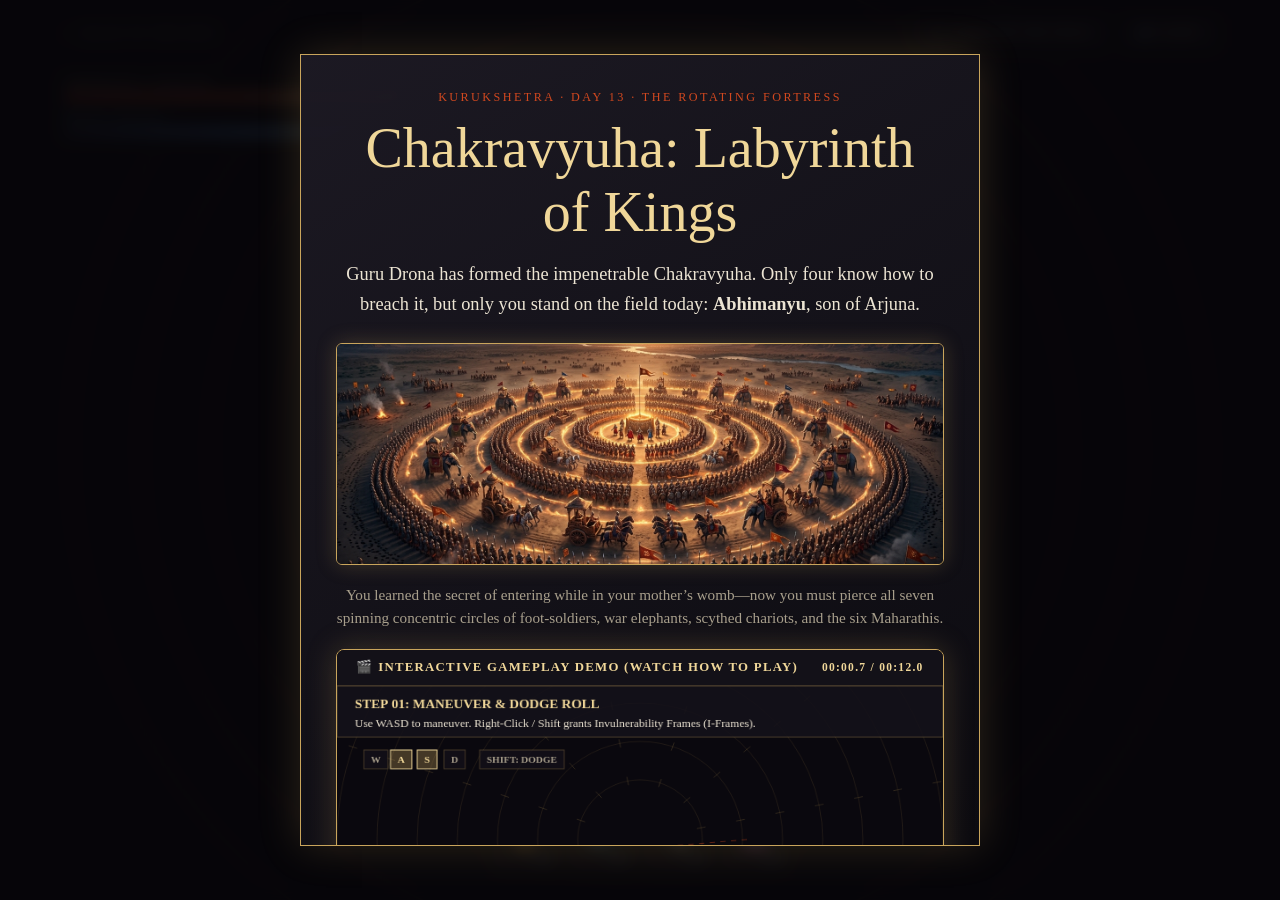
<file: chakravyuha.html>
<!DOCTYPE html>
<html lang="en">
<head>
  <meta charset="UTF-8" />
  <meta name="viewport" content="width=device-width, initial-scale=1.0, maximum-scale=1.0, user-scalable=no" />
  <meta name="theme-color" content="#07060a" />
  <meta name="description" content="Chakravyuha: The Labyrinth of Kings — Fast-paced roguelite action game. Play as Abhimanyu and penetrate the 7 rotating death-rings." />
  <title>Chakravyuha: The Labyrinth of Kings — Mahabharat 2.0</title>
  <link rel="preconnect" href="https://fonts.googleapis.com" />
  <link rel="preconnect" href="https://fonts.gstatic.com" crossorigin />
  <link rel="icon" type="image/x-icon" href="favicon.ico" />
  <link rel="icon" type="image/svg+xml" href="assets/svg/chakra.svg" />
  <link rel="stylesheet" href="css/reset.css" />
  <link rel="stylesheet" href="css/variables.css" />
  <link rel="stylesheet" href="css/chakravyuha.css" />
</head>
<body class="chakravyuha-page">

  <!-- ================= TOP NAVIGATION ================= -->
  <nav class="chakravyuha-nav">
    <a class="nav-link" href="index.html">← Back to the Epic</a>
    <div class="nav-controls">
      <a class="nav-btn" href="game.html">♟️ Command the Field</a>
      <button class="nav-btn" id="audio-toggle-btn" type="button">🔊 Audio</button>
    </div>
  </nav>

  <!-- ================= GAME CANVAS ================= -->
  <canvas id="chakravyuha-canvas"></canvas>

  <!-- ================= IN-GAME HUD ================= -->
  <div class="chakravyuha-hud" id="game-hud">
    <!-- Topline: HP, Prana, Ring Status -->
    <div class="hud-topline">
      <div class="hud-bars">
        <div class="hud-bar-group">
          <div class="hud-bar-label hud-bar-label--hp">
            <span>Abhimanyu Vitality</span>
            <span id="hud-hp-text">100 / 100</span>
          </div>
          <div class="hud-bar-track">
            <div class="hud-bar-fill hud-bar-fill--hp" id="hud-hp-bar"></div>
          </div>
        </div>

        <div class="hud-bar-group">
          <div class="hud-bar-label hud-bar-label--prana">
            <span>Prana (Focus)</span>
            <span id="hud-prana-text">100 / 100</span>
          </div>
          <div class="hud-bar-track">
            <div class="hud-bar-fill hud-bar-fill--prana" id="hud-prana-bar"></div>
          </div>
        </div>
      </div>

      <div class="hud-ring-center">
        <p class="hud-ring-label" id="hud-ring-label">TIER 1 OF 7</p>
        <h2 class="hud-ring-name" id="hud-ring-name">Padmavyuha Periphery</h2>
      </div>
    </div>

    <!-- Bottom: Astra Action Tray -->
    <div class="hud-astras">
      <div class="astra-slot" id="astra-slot-agneya" title="Agneyastra (Key 1): Sacred Flame Wave">
        <span class="astra-key">1</span>
        <span class="astra-icon">🔥</span>
        <span class="astra-cost">35 P</span>
        <div class="astra-cd-overlay"></div>
      </div>

      <div class="astra-slot" id="astra-slot-varuna" title="Varunastra (Key 2): Tidal Knockback Wave">
        <span class="astra-key">2</span>
        <span class="astra-icon">🌊</span>
        <span class="astra-cost">40 P</span>
        <div class="astra-cd-overlay"></div>
      </div>

      <div class="astra-slot" id="astra-slot-vayu" title="Vayuastra (Key 3): Cyclone Vortex">
        <span class="astra-key">3</span>
        <span class="astra-icon">🌪️</span>
        <span class="astra-cost">30 P</span>
        <div class="astra-cd-overlay"></div>
      </div>

      <div class="astra-slot" id="astra-slot-wheel" title="Chariot Wheel Fury (Key 4 / Space): Invulnerable 360° Sweep">
        <span class="astra-key">4 / SPC</span>
        <span class="astra-icon">☸️</span>
        <span class="astra-cost">60 P</span>
        <div class="astra-cd-overlay"></div>
      </div>
    </div>
  </div>

  <!-- ================= MOBILE VIRTUAL CONTROLS ================= -->
  <div class="mobile-controls">
    <div class="touch-stick" id="touch-stick">
      <div class="touch-stick-nub"></div>
    </div>
    <div class="touch-actions">
      <button class="touch-btn" id="touch-dash" type="button" title="Dodge">💨</button>
      <button class="touch-btn" id="touch-fire" type="button" title="Fire Bow">🏹</button>
      <button class="touch-btn" id="touch-wheel" type="button" title="Wheel Smash">☸️</button>
    </div>
  </div>

  <!-- ================= INTRO MODAL ================= -->
  <div class="modal-overlay is-active" id="game-intro-modal">
    <div class="modal-card">
      <p class="modal-eyebrow">Kurukshetra · Day 13 · The Rotating Fortress</p>
      <h1 class="modal-title">Chakravyuha: Labyrinth of Kings</h1>
      <p class="modal-lead">
        Guru Drona has formed the impenetrable Chakravyuha. Only four know how to breach it, but only you stand on the field today: <strong>Abhimanyu</strong>, son of Arjuna.
      </p>
      <div style="margin: 0.8rem 0 1.2rem; border-radius: 6px; overflow: hidden; border: 1px solid var(--gold); box-shadow: 0 0 20px rgba(201, 165, 92, 0.25);">
        <img src="assets/img/chakravyuha_formation.jpg" alt="The 7 concentric rotating tiers of the Chakravyuha military formation" style="width: 100%; height: auto; display: block; max-height: 220px; object-fit: cover;" />
      </div>
      <p style="color: var(--parchment-dim); font-size: 0.95rem; line-height: 1.5; margin-bottom: 1rem;">
        You learned the secret of entering while in your mother’s womb—now you must pierce all seven spinning concentric circles of foot-soldiers, war elephants, scythed chariots, and the six Maharathis.
      </p>

      <!-- Interactive 60fps Gameplay Demo Player (100% Browser Compatible) -->
      <div class="demo-video-wrapper">
        <div class="demo-video-header">
          <span>🎬 Interactive Gameplay Demo (Watch How to Play)</span>
          <span id="demo-time-label" style="font-size: 0.72rem; color: var(--gold-bright);">00:00.0 / 00:12.0</span>
        </div>

        <div class="demo-canvas-container">
          <canvas id="demo-player-canvas" width="680" height="340"></canvas>
        </div>

        <div class="demo-controls-bar">
          <button type="button" id="demo-play-btn" class="demo-ctrl-btn">⏸ Pause</button>
          <div class="demo-progress-track" id="demo-progress-track" title="Click anywhere to jump in the demo">
            <div class="demo-progress-fill" id="demo-progress-fill"></div>
          </div>
        </div>

        <div class="demo-step-tabs">
          <button type="button" class="demo-step-tab is-active" data-time="0">01. Movement</button>
          <button type="button" class="demo-step-tab" data-time="3.0">02. Archery</button>
          <button type="button" class="demo-step-tab" data-time="6.0">03. Astras</button>
          <button type="button" class="demo-step-tab" data-time="9.0">04. Wheel Fury</button>
        </div>
      </div>

      <!-- Rules of the Vyuha (2x2 Grid — 2 Per Line) -->
      <div class="controls-grid">
        <div class="control-item">
          <span class="control-num">01</span>
          <h3 class="control-key">🕹️ MANEUVER & EVASION</h3>
          <p class="control-desc">Use <strong>WASD / Arrow Keys</strong> to move. Press <strong>Right-Click or Shift</strong> for a swift Dodge Roll with invulnerability frames.</p>
        </div>

        <div class="control-item">
          <span class="control-num">02</span>
          <h3 class="control-key">🏹 PRECISION ARCHERY</h3>
          <p class="control-desc">Aim with <strong>Mouse Cursor</strong> and hold <strong>Left-Click</strong> to fire Gandiva's golden piercing arrows into approaching enemy ranks.</p>
        </div>

        <div class="control-item">
          <span class="control-num">03</span>
          <h3 class="control-key">🌪️ CELESTIAL ASTRAS</h3>
          <p class="control-desc">Channel Prana: press <strong>1 for Agneyastra 🔥</strong> (flame wave), <strong>2 for Varunastra 🌊</strong> (tidal blast), or <strong>3 for Vayuastra 🌪️</strong> (vortex pull).</p>
        </div>

        <div class="control-item">
          <span class="control-num">04</span>
          <h3 class="control-key">☸️ CHARIOT WHEEL FURY</h3>
          <p class="control-desc">Press <strong>4 or Spacebar</strong> to wield the shattered chariot wheel. Gain temporary invincibility and unleash a crushing 360° sweep!</p>
        </div>
      </div>

      <button class="modal-cta-btn" id="start-game-btn" type="button">
        ⚔️ Enter the Chakravyuha
      </button>
    </div>
  </div>

  <!-- ================= VEERA SWARGA (ASTRAL REALM) UPGRADE MODAL ================= -->
  <div class="modal-overlay" id="veera-swarga-modal">
    <div class="modal-card">
      <p class="modal-eyebrow">Veera Swarga · Warrior's Astral Realm</p>
      <h1 class="modal-title">The Soul Awakens</h1>
      <p class="modal-lead">
        The body has fallen, but your deeds echo across eternity. Meditate upon your memories, channel divine blessings, and prepare to pierce the formation again.
      </p>

      <div style="margin: 0.8rem 0 1rem; border-radius: 6px; overflow: hidden; border: 1px solid var(--gold); box-shadow: 0 0 20px rgba(209, 72, 31, 0.25);">
        <img src="assets/img/abhimanyu_stand.jpg" alt="Abhimanyu fighting fiercely inside the Chakravyuha with bow and chariot wheel" style="width: 100%; height: auto; display: block; max-height: 180px; object-fit: cover;" />
      </div>
      <div style="margin: 0.8rem 0; padding: 0.75rem; background: rgba(201, 165, 92, 0.1); border: 1px solid var(--gold); border-radius: 4px; display: inline-flex; align-items: center; gap: 0.6rem;">
        <span style="font-size: 1.2rem;">🔥</span>
        <span style="font-family: var(--font-display); font-size: 0.85rem; color: var(--gold-bright);">
          Karmic Embers (Punya): <strong id="punya-balance" style="font-size: 1.1rem; color: #f0d799;">0</strong>
        </span>
      </div>

      <div class="upgrade-list" id="upgrade-list">
        <!-- Rendered dynamically by main.js -->
      </div>

      <button class="modal-cta-btn" id="reincarnate-btn" type="button">
        ⚡ Reincarnate & Breach Again
      </button>
    </div>
  </div>

  <!-- ================= VICTORY MODAL ================= -->
  <div class="modal-overlay" id="victory-modal">
    <div class="modal-card">
      <p class="modal-eyebrow">Dharma Prevails · The Myth Rewritten</p>
      <h1 class="modal-title">The Unbreakable Broken</h1>
      <p class="modal-lead">
        Against impossible odds, you have penetrated all seven spinning tiers of Guru Drona’s Chakravyuha and withstood the coordinated assault of the six Maharathis.
      </p>
      <p style="color: var(--gold-bright); font-size: 1.1rem; line-height: 1.5; margin: 1.5rem 0;">
        You have defied fate, preserved your honor, and secured an immortal legend in the annals of Kurukshetra.
      </p>
      <button class="modal-cta-btn" id="victory-restart-btn" type="button">
        👑 Play Again
      </button>
    </div>
  </div>

  <!-- Game Scripts -->
  <script type="module" src="js/chakravyuha/main.js"></script>
</body>
</html>
</file>
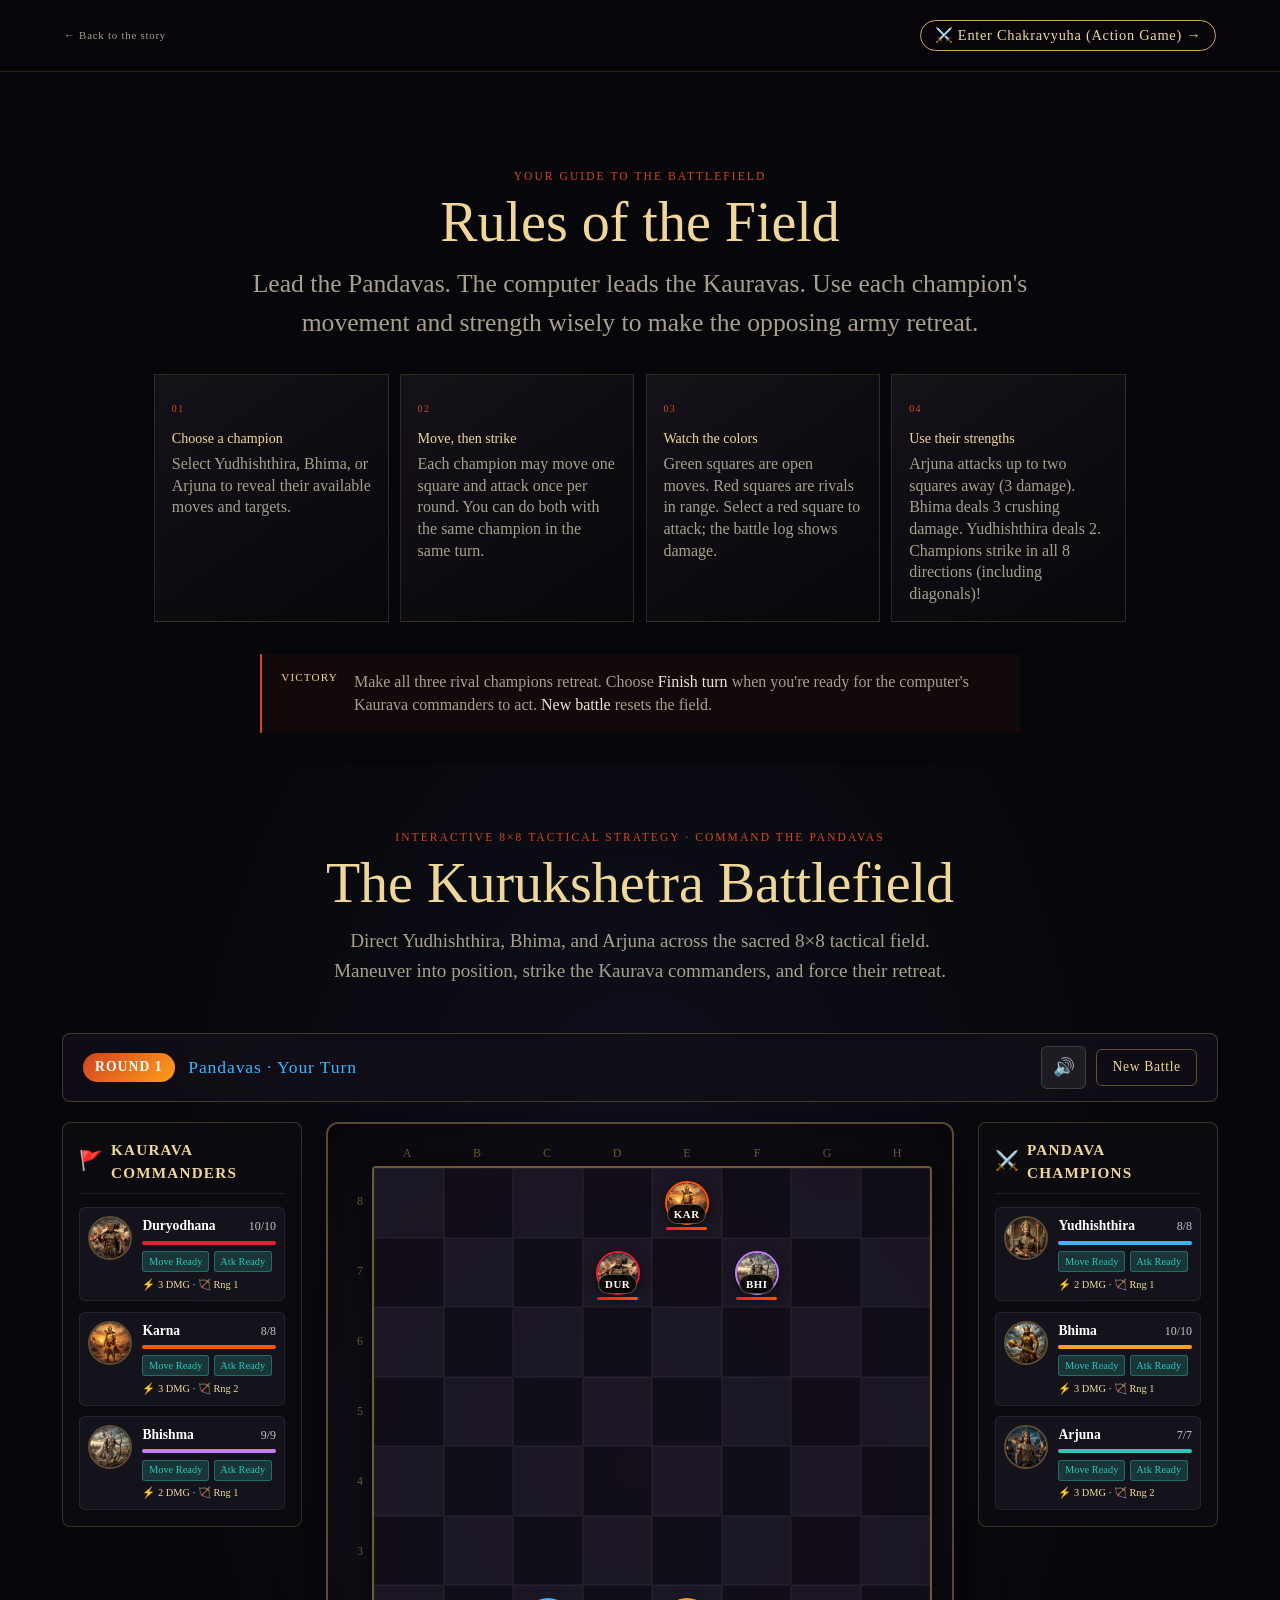
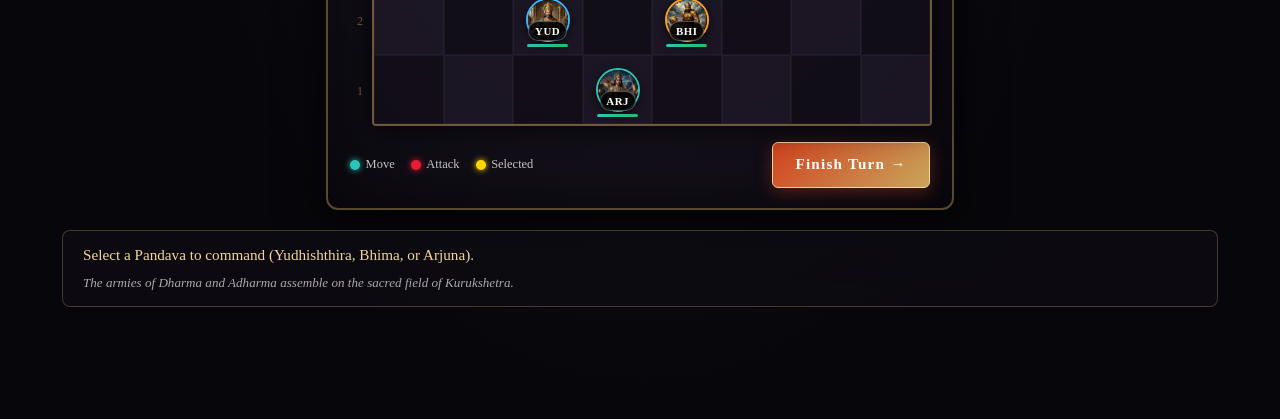
<file: game.html>
<!DOCTYPE html>
<html lang="en">
<head>
  <meta charset="UTF-8" />
  <meta name="viewport" content="width=device-width, initial-scale=1.0" />
  <meta name="theme-color" content="#090807" />
  <meta name="description" content="Learn the rules and play Command the Field, a Pandavas versus Kauravas strategy game." />
  <title>Command the Field — Mahabharat 2.0</title>
  <link rel="preconnect" href="https://fonts.googleapis.com" />
  <link rel="preconnect" href="https://fonts.gstatic.com" crossorigin />
  <link rel="icon" type="image/x-icon" href="favicon.ico" />
  <link rel="icon" type="image/svg+xml" href="assets/svg/chakra.svg" />
  <link rel="stylesheet" href="css/reset.css" />
  <link rel="stylesheet" href="css/variables.css" />
  <link rel="stylesheet" href="css/main.css" />
  <link rel="stylesheet" href="css/animations.css" />
  <link rel="stylesheet" href="css/responsive.css" />
  <link rel="stylesheet" href="css/battlefield.css" />
</head>
<body class="game-page">
  <header class="game-page__header">
    <a class="game-page__back" href="index.html">← Back to the story</a>
    <a class="game-page__brand" href="chakravyuha.html" style="color: var(--gold-bright); text-decoration: none; border: 1px solid var(--gold); padding: 0.35rem 0.85rem; border-radius: 999px; font-size: 0.9rem; letter-spacing: 0.05em; transition: all 0.2s ease;">⚔️ Enter Chakravyuha (Action Game) →</a>
  </header>

  <main class="game-page__main">
    <section class="game-rules" aria-labelledby="rules-title">
      <p class="arena__eyebrow">Your guide to the battlefield</p>
      <h1 class="arena__heading" id="rules-title">Rules of the Field</h1>
      <p class="game-rules__lead">Lead the Pandavas. The computer leads the Kauravas. Use each champion's movement and strength wisely to make the opposing army retreat.</p>

      <div class="game-rules__grid">
        <article class="game-rules__card">
          <span class="game-rules__number">01</span>
          <h2>Choose a champion</h2>
          <p>Select Yudhishthira, Bhima, or Arjuna to reveal their available moves and targets.</p>
        </article>
        <article class="game-rules__card">
          <span class="game-rules__number">02</span>
          <h2>Move, then strike</h2>
          <p>Each champion may move one square and attack once per round. You can do both with the same champion in the same turn.</p>
        </article>
        <article class="game-rules__card">
          <span class="game-rules__number">03</span>
          <h2>Watch the colors</h2>
          <p>Green squares are open moves. Red squares are rivals in range. Select a red square to attack; the battle log shows damage.</p>
        </article>
        <article class="game-rules__card">
          <span class="game-rules__number">04</span>
          <h2>Use their strengths</h2>
          <p>Arjuna attacks up to two squares away (3 damage). Bhima deals 3 crushing damage. Yudhishthira deals 2. Champions strike in all 8 directions (including diagonals)!</p>
        </article>
      </div>

      <div class="game-rules__goal">
        <span>Victory</span>
        <p>Make all three rival champions retreat. Choose <strong>Finish turn</strong> when you're ready for the computer's Kaurava commanders to act. <strong>New battle</strong> resets the field.</p>
      </div>
    </section>

    <section class="chapter chapter-arena game-page__arena" aria-label="Playable Kurukshetra battlefield">
      <div class="arena__intro">
        <p class="arena__eyebrow">Interactive 8×8 Tactical Strategy · Command the Pandavas</p>
        <h2 class="arena__heading">The Kurukshetra Battlefield</h2>
        <p class="arena__lede">Direct Yudhishthira, Bhima, and Arjuna across the sacred 8×8 tactical field. Maneuver into position, strike the Kaurava commanders, and force their retreat.</p>
      </div>

      <div class="arena-mount" data-arena></div>
    </section>
  </main>

  <script type="module" src="js/gamePage.js"></script>
</body>
</html>
</file>
<file: css/variables.css>
/* ===========================================================
   DESIGN TOKENS
   Palette: void / ash (grounds) — gold (dharma, divinity) —
   ember (fire, war) — indigo (dusk, fate) — parchment (text)
   =========================================================== */

:root {
  /* --- Color --- */
  --void: #07060a;
  --ash: #14121a;
  --ash-soft: #1d1a24;
  --gold: #c9a55c;
  --gold-bright: #f0d799;
  --ember: #9c2b1f;
  --ember-bright: #d1481f;
  --indigo: #1b2340;
  --parchment: #ece4d3;
  --parchment-dim: #a89f8c;

  /* --- Type --- */
  --font-display: 'Cinzel', serif;
  --font-body: 'Cormorant Garamond', serif;

  --size-display: clamp(2.75rem, 6vw + 1rem, 6.5rem);
  --size-h2: clamp(2rem, 4vw + 0.5rem, 3.5rem);
  --size-lead: clamp(1.25rem, 1.4vw + 0.7rem, 1.6rem);
  --size-body: clamp(1.05rem, 0.4vw + 0.9rem, 1.2rem);

  /* --- Spacing scale --- */
  --space-xs: 0.5rem;
  --space-sm: 1rem;
  --space-md: 2rem;
  --space-lg: 4rem;
  --space-xl: 7rem;
  --space-2xl: 11rem;

  /* --- Motion --- */
  --ease-epic: cubic-bezier(0.16, 1, 0.3, 1);
  --ease-soft: cubic-bezier(0.4, 0, 0.2, 1);

  /* --- Layout --- */
  --content-max: 68ch;
  --edge-pad: clamp(1.5rem, 5vw, 4rem);
}
</file>
<file: css/chakravyuha.css>
/* ===========================================================
   CHAKRAVYUHA: THE LABYRINTH OF KINGS — STYLES
   Palette tokens inherit from variables.css
   =========================================================== */

@import url('./variables.css');

* {
  box-sizing: border-box;
  margin: 0;
  padding: 0;
  user-select: none;
  -webkit-user-select: none;
}

body.chakravyuha-page {
  width: 100vw;
  height: 100vh;
  overflow: hidden;
  background-color: var(--void);
  color: var(--parchment);
  font-family: var(--font-body);
  touch-action: none;
}

#chakravyuha-canvas {
  position: fixed;
  inset: 0;
  width: 100vw;
  height: 100vh;
  display: block;
  z-index: 1;
}

/* ===========================================================
   TOP NAVIGATION BAR
   =========================================================== */
.chakravyuha-nav {
  position: fixed;
  top: 0;
  left: 0;
  width: 100%;
  padding: 1.2rem var(--edge-pad);
  display: flex;
  justify-content: space-between;
  align-items: center;
  z-index: 20;
  pointer-events: none;
}

.chakravyuha-nav * {
  pointer-events: auto;
}

.nav-link {
  color: var(--parchment-dim);
  text-decoration: none;
  font: 500 0.78rem/1 var(--font-display);
  letter-spacing: 0.12em;
  text-transform: uppercase;
  transition: color 180ms ease;
}

.nav-link:hover {
  color: var(--gold-bright);
}

.nav-controls {
  display: flex;
  gap: 1rem;
  align-items: center;
}

.nav-btn {
  background: rgba(20, 18, 26, 0.75);
  border: 1px solid rgba(201, 165, 92, 0.35);
  color: var(--gold-bright);
  padding: 0.45rem 0.95rem;
  font: 500 0.72rem/1 var(--font-display);
  letter-spacing: 0.1em;
  text-transform: uppercase;
  cursor: pointer;
  border-radius: 4px;
  transition: all 180ms ease;
}

.nav-btn:hover {
  background: rgba(201, 165, 92, 0.2);
  border-color: var(--gold-bright);
}

/* ===========================================================
   HUD (HEADS-UP DISPLAY)
   =========================================================== */
.chakravyuha-hud {
  position: fixed;
  inset: 0;
  pointer-events: none;
  z-index: 10;
  display: flex;
  flex-direction: column;
  justify-content: space-between;
  padding: 4.8rem var(--edge-pad) 2rem;
}

.hud-topline {
  display: flex;
  justify-content: space-between;
  align-items: flex-start;
}

.hud-bars {
  display: flex;
  flex-direction: column;
  gap: 0.6rem;
  width: min(340px, 45vw);
}

.hud-bar-group {
  display: flex;
  flex-direction: column;
  gap: 0.25rem;
}

.hud-bar-label {
  display: flex;
  justify-content: space-between;
  font: 500 0.7rem/1 var(--font-display);
  letter-spacing: 0.12em;
  text-transform: uppercase;
}

.hud-bar-label--hp { color: #f0d799; }
.hud-bar-label--prana { color: #8be9fd; }

.hud-bar-track {
  height: 10px;
  background: rgba(20, 18, 26, 0.85);
  border: 1px solid rgba(201, 165, 92, 0.3);
  border-radius: 2px;
  overflow: hidden;
  position: relative;
}

.hud-bar-fill {
  height: 100%;
  width: 100%;
  transition: width 120ms ease-out;
}

.hud-bar-fill--hp {
  background: linear-gradient(90deg, #9c2b1f, #d1481f, #f0d799);
  box-shadow: 0 0 10px rgba(209, 72, 31, 0.5);
}

.hud-bar-fill--prana {
  background: linear-gradient(90deg, #1b2340, #4a90e2, #8be9fd);
  box-shadow: 0 0 10px rgba(139, 233, 253, 0.4);
}

/* Center Ring Notification */
.hud-ring-center {
  text-align: center;
  position: absolute;
  top: 4.5rem;
  left: 50%;
  transform: translateX(-50%);
}

.hud-ring-label {
  color: var(--ember-bright);
  font: 600 0.82rem/1.2 var(--font-display);
  letter-spacing: 0.22em;
  text-transform: uppercase;
}

.hud-ring-name {
  color: var(--gold-bright);
  font: italic 400 1.15rem/1.3 var(--font-body);
}

/* Astra Action Tray */
.hud-astras {
  display: flex;
  gap: 0.8rem;
  justify-content: center;
  align-items: center;
  pointer-events: auto;
}

.astra-slot {
  position: relative;
  width: 64px;
  height: 64px;
  background: rgba(20, 18, 26, 0.85);
  border: 1.5px solid rgba(201, 165, 92, 0.4);
  border-radius: 6px;
  display: flex;
  flex-direction: column;
  justify-content: center;
  align-items: center;
  cursor: pointer;
  transition: all 180ms ease;
  overflow: hidden;
}

.astra-slot:hover {
  border-color: var(--gold-bright);
  transform: translateY(-2px);
}

.astra-slot.is-ready {
  border-color: var(--gold-bright);
  box-shadow: 0 0 14px rgba(240, 215, 153, 0.35);
}

.astra-icon {
  font-size: 1.5rem;
  line-height: 1;
}

.astra-key {
  position: absolute;
  top: 3px;
  left: 5px;
  font: 600 0.65rem/1 var(--font-display);
  color: var(--parchment-dim);
}

.astra-cost {
  position: absolute;
  bottom: 3px;
  right: 5px;
  font: 500 0.62rem/1 var(--font-display);
  color: #8be9fd;
}

.astra-cd-overlay {
  position: absolute;
  bottom: 0;
  left: 0;
  width: 100%;
  height: 0%;
  background: rgba(0, 0, 0, 0.65);
  pointer-events: none;
  transition: height 80ms linear;
}

/* ===========================================================
   MODALS (INTRO, VEERA SWARGA, VICTORY)
   =========================================================== */
.modal-overlay {
  position: fixed;
  inset: 0;
  background: rgba(7, 6, 10, 0.88);
  backdrop-filter: blur(8px);
  z-index: 50;
  display: flex;
  justify-content: center;
  align-items: center;
  padding: 1.5rem;
  opacity: 0;
  pointer-events: none;
  transition: opacity 280ms ease;
}

.modal-overlay.is-active {
  opacity: 1;
  pointer-events: auto;
}

.modal-card {
  max-width: 680px;
  width: 100%;
  max-height: 88vh;
  overflow-y: auto;
  background: linear-gradient(150deg, rgba(29, 26, 36, 0.95), rgba(12, 11, 16, 0.98));
  border: 1px solid var(--gold);
  padding: 2.2rem;
  text-align: center;
  box-shadow: 0 0 40px rgba(201, 165, 92, 0.2);
}

.modal-eyebrow {
  color: var(--ember-bright);
  font: 500 0.76rem/1.3 var(--font-display);
  letter-spacing: 0.2em;
  text-transform: uppercase;
}

.modal-title {
  color: var(--gold-bright);
  font: 500 var(--size-h2)/1.15 var(--font-display);
  margin: 0.6rem 0 1rem;
}

.modal-lead {
  color: var(--parchment);
  font: 400 1.15rem/1.6 var(--font-body);
  margin-bottom: 1.5rem;
}

/* Demo Video Player */
.demo-video-wrapper {
  margin: 1.2rem 0 1.5rem;
  border-radius: 8px;
  overflow: hidden;
  border: 1px solid var(--gold);
  background: rgba(10, 6, 7, 0.95);
  box-shadow: 0 0 30px rgba(201, 165, 92, 0.25);
}

.demo-video-header {
  padding: 0.6rem 1.2rem;
  background: rgba(20, 18, 26, 0.95);
  border-bottom: 1px solid rgba(201, 165, 92, 0.25);
  color: var(--gold-bright);
  font: 600 0.8rem/1.2 var(--font-display);
  letter-spacing: 0.1em;
  text-transform: uppercase;
  text-align: left;
  display: flex;
  justify-content: space-between;
  align-items: center;
}

.demo-canvas-container {
  width: 100%;
  aspect-ratio: 16 / 8.5;
  max-height: 290px;
  background: #0a080e;
  position: relative;
  overflow: hidden;
}

#demo-player-canvas {
  width: 100%;
  height: 100%;
  display: block;
}

.demo-controls-bar {
  display: flex;
  align-items: center;
  gap: 0.8rem;
  padding: 0.6rem 1rem;
  background: rgba(16, 14, 22, 0.95);
  border-top: 1px solid rgba(201, 165, 92, 0.2);
}

.demo-ctrl-btn {
  background: rgba(201, 165, 92, 0.15);
  border: 1px solid var(--gold);
  color: var(--gold-bright);
  padding: 0.35rem 0.75rem;
  font: 600 0.72rem/1 var(--font-display);
  cursor: pointer;
  border-radius: 4px;
  transition: all 160ms ease;
}

.demo-ctrl-btn:hover {
  background: var(--gold-bright);
  color: var(--void);
}

.demo-progress-track {
  flex: 1;
  height: 8px;
  background: rgba(30, 26, 38, 0.9);
  border-radius: 4px;
  overflow: hidden;
  cursor: pointer;
  border: 1px solid rgba(201, 165, 92, 0.25);
  position: relative;
}

.demo-progress-fill {
  height: 100%;
  width: 0%;
  background: linear-gradient(90deg, #d1481f, #c9a55c, #f0d799);
  box-shadow: 0 0 8px rgba(240, 215, 153, 0.5);
  transition: width 60ms linear;
}

.demo-step-tabs {
  display: grid;
  grid-template-columns: repeat(4, 1fr);
  gap: 1px;
  background: rgba(201, 165, 92, 0.2);
  border-top: 1px solid rgba(201, 165, 92, 0.2);
}

.demo-step-tab {
  background: rgba(20, 18, 26, 0.95);
  border: none;
  color: var(--parchment-dim);
  padding: 0.55rem 0.4rem;
  font: 500 0.68rem/1.2 var(--font-display);
  cursor: pointer;
  transition: all 180ms ease;
}

.demo-step-tab:hover {
  color: var(--gold-bright);
  background: rgba(29, 26, 36, 0.95);
}

.demo-step-tab.is-active {
  color: var(--gold-bright);
  background: rgba(201, 165, 92, 0.18);
  font-weight: 700;
  box-shadow: inset 0 -2px 0 var(--gold-bright);
}

/* Controls Guide inside Intro (2x2 Grid — 2 per line) */
.controls-grid {
  display: grid;
  grid-template-columns: repeat(2, 1fr);
  gap: 1.2rem;
  margin: 1.5rem 0 2rem;
  text-align: left;
}

.control-item {
  position: relative;
  background: linear-gradient(145deg, rgba(29, 26, 36, 0.85), rgba(15, 13, 20, 0.95));
  border: 1px solid rgba(201, 165, 92, 0.3);
  padding: 1.15rem 1.2rem;
  border-radius: 6px;
  transition: border-color 0.2s ease, transform 0.2s ease;
}

.control-item:hover {
  border-color: var(--gold-bright);
  transform: translateY(-2px);
}

.control-num {
  position: absolute;
  top: 0.8rem;
  right: 1rem;
  font: 700 1.15rem/1 var(--font-display);
  color: rgba(201, 165, 92, 0.35);
}

.control-key {
  color: var(--gold-bright);
  font: 600 0.86rem/1.2 var(--font-display);
  display: block;
  margin-bottom: 0.4rem;
  letter-spacing: 0.05em;
}

.control-desc {
  color: var(--parchment);
  font: 400 0.95rem/1.45 var(--font-body);
}

.control-desc strong {
  color: #f0d799;
}

@media (max-width: 650px) {
  .controls-grid {
    grid-template-columns: 1fr;
  }
}

/* Action CTA Buttons */
.modal-cta-btn {
  display: inline-flex;
  align-items: center;
  justify-content: center;
  gap: 0.6rem;
  padding: 0.9rem 2.2rem;
  background: linear-gradient(135deg, rgba(209, 72, 31, 0.35), rgba(201, 165, 92, 0.25));
  border: 1.5px solid var(--gold-bright);
  color: var(--gold-bright);
  font: 600 0.85rem/1 var(--font-display);
  letter-spacing: 0.12em;
  text-transform: uppercase;
  cursor: pointer;
  box-shadow: 0 0 25px rgba(209, 72, 31, 0.3);
  transition: all 200ms ease;
}

.modal-cta-btn:hover {
  background: var(--gold-bright);
  color: var(--void);
  box-shadow: 0 0 35px rgba(240, 215, 153, 0.6);
}

/* Upgrade Cards in Veera Swarga */
.upgrade-list {
  display: flex;
  flex-direction: column;
  gap: 0.85rem;
  margin: 1.5rem 0 2rem;
  text-align: left;
}

.upgrade-card {
  display: flex;
  justify-content: space-between;
  align-items: center;
  gap: 1rem;
  padding: 0.9rem 1.2rem;
  background: rgba(20, 18, 26, 0.8);
  border: 1px solid rgba(201, 165, 92, 0.25);
  border-radius: 4px;
}

.upgrade-card.can-buy {
  border-color: var(--gold);
}

.upgrade-info h3 {
  color: var(--gold-bright);
  font: 500 0.95rem/1.2 var(--font-display);
  margin-bottom: 0.2rem;
}

.upgrade-desc {
  color: var(--parchment-dim);
  font: 400 0.82rem/1.3 var(--font-body);
}

.upgrade-effect {
  color: #8be9fd;
  font: 500 0.8rem/1.2 var(--font-display);
  display: block;
  margin-top: 0.3rem;
}

.upgrade-action {
  display: flex;
  flex-direction: column;
  align-items: flex-end;
  gap: 0.35rem;
}

.upgrade-rank {
  color: var(--parchment-dim);
  font: 500 0.72rem/1 var(--font-display);
}

.upgrade-btn {
  padding: 0.45rem 0.9rem;
  background: rgba(201, 165, 92, 0.15);
  border: 1px solid var(--gold);
  color: var(--gold-bright);
  font: 600 0.7rem/1 var(--font-display);
  cursor: pointer;
  border-radius: 3px;
  transition: all 160ms ease;
}

.upgrade-btn:not(:disabled):hover {
  background: var(--gold-bright);
  color: var(--void);
}

.upgrade-btn:disabled {
  opacity: 0.4;
  cursor: default;
  border-color: rgba(236, 228, 211, 0.2);
}

/* Mobile Virtual Controls */
.mobile-controls {
  display: none;
  position: fixed;
  inset: 0;
  pointer-events: none;
  z-index: 15;
}

@media (pointer: coarse) {
  .mobile-controls {
    display: block;
  }
  .hud-astras {
    bottom: 5.5rem;
  }
}

.touch-stick {
  position: absolute;
  bottom: 2rem;
  left: 2rem;
  width: 100px;
  height: 100px;
  border-radius: 50%;
  background: rgba(20, 18, 26, 0.45);
  border: 1.5px dashed rgba(201, 165, 92, 0.4);
  pointer-events: auto;
  display: flex;
  justify-content: center;
  align-items: center;
}

.touch-stick-nub {
  width: 40px;
  height: 40px;
  border-radius: 50%;
  background: rgba(240, 215, 153, 0.6);
}

.touch-actions {
  position: absolute;
  bottom: 2rem;
  right: 2rem;
  display: flex;
  gap: 0.8rem;
  pointer-events: auto;
}

.touch-btn {
  width: 56px;
  height: 56px;
  border-radius: 50%;
  background: rgba(20, 18, 26, 0.85);
  border: 1.5px solid var(--gold);
  color: var(--gold-bright);
  font-size: 1.25rem;
  display: grid;
  place-items: center;
  cursor: pointer;
}
</file>
<file: css/main.css>
/* ===========================================================
   BASE
   =========================================================== */

body {
  background: var(--void);
  color: var(--parchment);
  font-family: var(--font-body);
  font-size: var(--size-body);
  overflow-x: hidden;
}

body.is-loading {
  height: 100vh;
  overflow: hidden;
}

body.is-loading .invocation__krishna-bg,
body.is-loading .invocation__divine-aura,
body.is-loading .invocation__chakra-stage,
body.is-loading .invocation__content {
  opacity: 0 !important;
}

::selection {
  background: var(--ember);
  color: var(--parchment);
}

/* Locomotive Scroll required base rules */
html.has-scroll-smooth {
  overflow: hidden;
}
html.has-scroll-dragging {
  user-select: none;
}
.has-scroll-smooth body {
  overflow: hidden;
}
[data-scroll-container] {
  min-height: 100vh;
}

/* Generic full-bleed chapter section */
.chapter {
  position: relative;
  min-height: 100vh;
  width: 100%;
  padding: var(--space-xl) var(--edge-pad);
  display: flex;
  align-items: center;
  justify-content: center;
}

/* ===========================================================
   LOADER
   =========================================================== */

.loader {
  position: fixed;
  inset: 0;
  z-index: 999;
  display: flex;
  align-items: center;
  justify-content: center;
  background: var(--void);
}

.loader__mark {
  font-family: var(--font-display);
  font-size: 0.95rem;
  letter-spacing: 0.35em;
  color: var(--gold);
  opacity: 0.85;
  padding-left: 0.35em; /* optically re-center the tracked text */
}

/* ===========================================================
   CUSTOM CURSOR
   =========================================================== */

.cursor-dot,
.cursor-ring {
  position: fixed;
  top: 0;
  left: 0;
  border-radius: 50%;
  pointer-events: none;
  opacity: 0;
  z-index: 998;
}

.cursor-dot {
  width: 6px;
  height: 6px;
  background: var(--gold-bright);
}

.cursor-ring {
  width: 34px;
  height: 34px;
  border: 1px solid var(--gold);
  transition: width 0.25s var(--ease-soft), height 0.25s var(--ease-soft),
    border-color 0.25s var(--ease-soft);
}

.cursor-ring--active {
  width: 54px;
  height: 54px;
  border-color: var(--ember-bright);
}

/* Contextual label pill: the ring grows and gains a solid backing
   so the text stays readable, and the small dot hides underneath
   it (handled via opacity in cursor.js, not here). */
.cursor-label {
  position: absolute;
  inset: 0;
  display: flex;
  align-items: center;
  justify-content: center;
  font-family: var(--font-display);
  font-size: 0.6rem;
  letter-spacing: 0.08em;
  text-transform: uppercase;
  color: var(--gold-bright);
  opacity: 0;
  transition: opacity 0.2s var(--ease-soft);
  white-space: nowrap;
}

.cursor-ring--label {
  width: 84px;
  height: 84px;
  background: rgba(7, 6, 10, 0.78);
  border-color: var(--gold-bright);
}
.cursor-ring--label .cursor-label {
  opacity: 1;
}

body.custom-cursor-active {
  cursor: none;
}
body.custom-cursor-active a,
body.custom-cursor-active button {
  cursor: none;
}
body.custom-cursor-active .cursor-dot,
body.custom-cursor-active .cursor-ring {
  opacity: 1;
}

/* ===========================================================
   CHAPTER 1 — INVOCATION
   =========================================================== */

/* ===========================================================
   CHAPTER 1 — INVOCATION (LORD KRISHNA & ROTATING SUDARSHANA)
   =========================================================== */

.chapter-invocation {
  position: relative;
  min-height: 100vh;
  display: flex;
  flex-direction: column;
  align-items: center;
  justify-content: center;
  text-align: center;
  gap: var(--space-md);
  overflow: hidden;
  background: #030204;
}

/* Complete stage locking Krishna and 3D rotating Sudarshana Chakra together */
.invocation__krishna-stage {
  position: absolute;
  inset: 0;
  width: 100%;
  height: 100%;
  overflow: hidden;
  z-index: 0;
  pointer-events: none;
}

.invocation__krishna-svg {
  width: 100%;
  height: 100%;
  display: block;
}

.invocation__krishna-bg {
  width: 100%;
  height: 100%;
  filter: brightness(0.96) contrast(1.08) saturate(1.08);
  will-change: transform, opacity;
}

.chakra__glow-back {
  animation: chakraGlowPulse 2.8s ease-in-out infinite alternate;
}

.invocation__divine-aura {
  animation: divineAuraPulse 3.5s ease-in-out infinite alternate;
}

@keyframes chakraGlowPulse {
  0% { opacity: 0.72; }
  100% { opacity: 1; }
}

@keyframes divineAuraPulse {
  0% { opacity: 0.65; }
  100% { opacity: 0.95; }
}

/* Ambient celestial brightness & radial vignette for cinematic contrast */
.invocation__ambient-glow {
  position: absolute;
  top: 18%;
  left: 63%;
  width: min(70vw, 700px);
  height: min(70vw, 700px);
  transform: translate(-50%, -50%);
  background: radial-gradient(circle, rgba(255, 230, 120, 0.25) 0%, rgba(56, 182, 255, 0.12) 40%, transparent 70%);
  pointer-events: none;
  mix-blend-mode: screen;
  z-index: 1;
}

.invocation__vignette {
  position: absolute;
  inset: 0;
  background: radial-gradient(circle at 50% 30%, transparent 35%, rgba(3, 2, 4, 0.35) 65%, rgba(3, 2, 4, 0.95) 100%),
              linear-gradient(to bottom, transparent 42%, rgba(3, 2, 4, 0.8) 78%, #030204 100%);
  pointer-events: none;
  z-index: 2;
}

.invocation__content {
  position: relative;
  z-index: 3;
  display: flex;
  flex-direction: column;
  align-items: center;
  text-align: center;
  gap: 0.45rem;
  margin-top: auto;
  margin-bottom: 1.2rem;
  padding: 0 var(--edge-pad);
  width: 100%;
  max-width: 960px;
}

.invocation__sacred-shloka {
  font-family: var(--font-display);
  font-size: clamp(0.72rem, 1vw, 0.88rem);
  letter-spacing: 0.28em;
  color: var(--gold-bright);
  text-shadow: 0 0 16px rgba(255, 215, 0, 0.65);
  padding: 0.3rem 1.2rem;
  background: rgba(14, 12, 18, 0.75);
  border: 1px solid rgba(201, 165, 92, 0.35);
  border-radius: 999px;
  backdrop-filter: blur(8px);
  margin-bottom: 0.1rem;
}

.invocation__title {
  font-family: var(--font-display);
  font-size: clamp(1.85rem, 3.4vw, 3.1rem);
  font-weight: 500;
  line-height: 1.18;
  color: var(--parchment);
  max-width: 28ch;
  text-shadow: 0 3px 20px rgba(0, 0, 0, 0.95), 0 0 30px rgba(201, 165, 92, 0.35);
}

.split-word {
  display: inline-block;
  will-change: transform, opacity;
}

.invocation__subtitle {
  font-family: var(--font-body);
  font-style: italic;
  font-size: clamp(1rem, 1.25vw, 1.25rem);
  color: var(--parchment-dim);
  max-width: 48ch;
  line-height: 1.45;
  text-shadow: 0 2px 14px rgba(0, 0, 0, 0.95);
}

.invocation__scroll-cue {
  position: static;
  margin-top: 0.4rem;
  display: flex;
  flex-direction: column;
  align-items: center;
  gap: 0.25rem;
  color: var(--parchment-dim);
  z-index: 3;
}

.invocation__scroll-cue span {
  font-family: var(--font-body);
  font-style: italic;
  font-size: 0.8rem;
  letter-spacing: 0.16em;
  text-transform: uppercase;
}

.invocation__scroll-line {
  width: 1px;
  height: 28px;
  background: linear-gradient(to bottom, var(--gold), transparent);
}

/* ===========================================================
   CHAPTER 2 — THE BEGINNING
   =========================================================== */

.chapter-beginning {
  flex-direction: column;
  align-items: center;
  gap: var(--space-lg);
  overflow: hidden;
}

.beginning__layer {
  position: absolute;
  inset: 0;
  display: flex;
  align-items: center;
  justify-content: center;
  pointer-events: none;
  z-index: 0;
}

.beginning__layer--lines {
  color: var(--gold);
  opacity: 0.22;
}
.beginning__layer--lines svg {
  width: min(60vw, 620px);
}

.beginning__layer--glow {
  background: radial-gradient(circle, rgba(201, 165, 92, 0.16) 0%, rgba(7, 6, 10, 0) 65%);
}

.beginning__content {
  position: relative;
  z-index: 1;
  display: flex;
  flex-direction: column;
  align-items: center;
  gap: var(--space-md);
  max-width: var(--content-max);
  text-align: center;
}

.beginning__heading {
  font-family: var(--font-display);
  font-size: var(--size-h2);
  font-weight: 500;
  color: var(--gold-bright);
}

.beginning__text {
  font-size: var(--size-lead);
  line-height: 1.7;
  color: var(--parchment);
}

/* ===========================================================
   CHAPTER 3 — THE GREAT CHARACTERS
   =========================================================== */

.chapter-characters {
  flex-direction: column;
  gap: var(--space-lg);
}

.characters-header {
  display: flex;
  flex-direction: column;
  align-items: center;
  gap: var(--space-xs);
  text-align: center;
  max-width: 800px;
  margin: 0 auto var(--space-md);
}

.characters-eyebrow {
  font-family: var(--font-display);
  font-size: 0.78rem;
  letter-spacing: 0.25em;
  color: var(--gold-bright);
  text-transform: uppercase;
  opacity: 0.85;
}

.characters__heading {
  font-family: var(--font-display);
  font-size: var(--size-h2);
  font-weight: 500;
  color: var(--gold-bright);
  margin: 0.15rem 0;
}

.characters__subheading {
  font-family: var(--font-body);
  font-style: italic;
  font-size: var(--size-lead);
  color: var(--parchment-dim);
  margin-bottom: var(--space-sm);
}

.characters-filter-rail {
  display: flex;
  align-items: center;
  justify-content: center;
  flex-wrap: wrap;
  gap: 0.5rem;
  margin-top: 0.4rem;
}

.filter-chip {
  padding: 0.42rem 1.15rem;
  border-radius: 999px;
  border: 1px solid rgba(201, 165, 92, 0.24);
  background: rgba(14, 12, 18, 0.75);
  font-family: var(--font-display);
  font-size: 0.72rem;
  letter-spacing: 0.08em;
  text-transform: uppercase;
  color: var(--parchment-dim);
  cursor: pointer;
  transition: all 0.25s var(--ease-soft);
  backdrop-filter: blur(8px);
}

.filter-chip:hover {
  border-color: var(--gold);
  color: var(--gold-bright);
  background: rgba(201, 165, 92, 0.12);
}

.filter-chip--active {
  border-color: var(--gold-bright);
  background: rgba(201, 165, 92, 0.22);
  color: var(--gold-bright);
  box-shadow: 0 0 16px rgba(201, 165, 92, 0.25);
  font-weight: 600;
}

.characters-carousel {
  position: relative;
  display: flex;
  align-items: center;
  gap: var(--space-sm);
  width: 100%;
  max-width: 1180px;
}

.characters-viewport {
  overflow: hidden;
  flex: 1;
  outline-offset: 6px;
  perspective: 1200px;
  padding: 0.5rem 0;
}

.characters-track {
  display: flex;
  gap: var(--space-md);
  will-change: transform;
}

.character-card {
  flex: 0 0 clamp(300px, 33vw, 370px);
  background: linear-gradient(175deg, rgba(26, 22, 32, 0.96), rgba(10, 8, 14, 0.98));
  border: 1px solid rgba(201, 165, 92, 0.22);
  border-radius: 6px;
  padding: 1.1rem;
  display: flex;
  flex-direction: column;
  align-items: stretch;
  gap: var(--space-sm);
  text-align: left;
  box-shadow: 0 16px 45px rgba(0, 0, 0, 0.6);
  transition: border-color 0.35s var(--ease-soft), box-shadow 0.35s var(--ease-soft), opacity 0.35s ease;
  user-select: none;
}

.character-card--active {
  border-color: var(--gold-bright);
  box-shadow: 0 0 35px rgba(201, 165, 92, 0.28), 0 20px 55px rgba(0, 0, 0, 0.75);
}

.character-card--hidden {
  display: none !important;
}

.character-card__visual {
  position: relative;
  width: 100%;
  aspect-ratio: 16 / 11;
  border-radius: 4px;
  overflow: hidden;
  border: 1px solid rgba(201, 165, 92, 0.32);
  background: #000;
}

.character-card__visual img {
  width: 100%;
  height: 100%;
  object-fit: cover;
  object-position: center 22%;
  pointer-events: none;
  user-select: none;
  -webkit-user-drag: none;
  transition: transform 0.6s var(--ease-soft);
}

.character-card:hover .character-card__visual img {
  transform: scale(1.06);
}

.character-card__visual-vignette {
  position: absolute;
  inset: 0;
  background: linear-gradient(to bottom, transparent 55%, rgba(10, 8, 14, 0.92) 100%);
  pointer-events: none;
}

.character-card__badge {
  position: absolute;
  top: 10px;
  left: 10px;
  padding: 3px 9px;
  font-family: var(--font-display);
  font-size: 0.65rem;
  letter-spacing: 0.08em;
  text-transform: uppercase;
  border-radius: 3px;
  backdrop-filter: blur(8px);
  border: 1px solid rgba(255, 255, 255, 0.18);
  font-weight: 600;
  z-index: 1;
}

.badge--divine {
  background: rgba(30, 95, 185, 0.85);
  color: #d8f0ff;
  border-color: rgba(120, 200, 255, 0.5);
}

.badge--pandava {
  background: rgba(22, 85, 50, 0.85);
  color: #e2f8eb;
  border-color: rgba(72, 199, 142, 0.45);
}

.badge--kaurava {
  background: rgba(145, 32, 22, 0.85);
  color: #ffe6e2;
  border-color: rgba(230, 80, 60, 0.45);
}

.badge--elder {
  background: rgba(165, 125, 25, 0.85);
  color: #fff9e6;
  border-color: rgba(255, 215, 0, 0.5);
}

.character-card__index {
  position: absolute;
  top: 10px;
  right: 12px;
  font-family: var(--font-display);
  font-size: 0.82rem;
  letter-spacing: 0.08em;
  color: var(--gold);
  opacity: 0.75;
  z-index: 1;
  text-shadow: 0 1px 4px rgba(0, 0, 0, 0.9);
}

.character-card__body {
  display: flex;
  flex-direction: column;
  flex: 1;
}

.character-card__identity {
  display: flex;
  flex-direction: column;
  gap: 2px;
  border-bottom: 1px solid rgba(201, 165, 92, 0.16);
  padding-bottom: 6px;
  margin-bottom: 8px;
}

.character-card__name {
  font-family: var(--font-display);
  font-size: 1.45rem;
  font-weight: 600;
  color: var(--gold-bright);
  margin: 0;
}

.character-card__epithet {
  font-family: var(--font-body);
  font-style: italic;
  font-size: 0.9rem;
  color: var(--gold);
}

.character-card__prose {
  font-family: var(--font-body);
  font-size: 0.98rem;
  line-height: 1.5;
  color: var(--parchment);
  margin: 0 0 10px;
  min-height: 4.4em;
}

.character-card__tabs {
  display: flex;
  gap: 4px;
  background: rgba(8, 7, 11, 0.65);
  padding: 3px;
  border-radius: 4px;
  border: 1px solid rgba(201, 165, 92, 0.15);
  margin-bottom: 8px;
}

.lore-tab {
  flex: 1;
  padding: 0.35rem 0.2rem;
  font-family: var(--font-display);
  font-size: 0.63rem;
  letter-spacing: 0.08em;
  text-transform: uppercase;
  color: var(--parchment-dim);
  border: none;
  background: transparent;
  cursor: pointer;
  transition: all 0.2s ease;
  border-radius: 2px;
  text-align: center;
}

.lore-tab:hover {
  color: var(--gold-bright);
}

.lore-tab--active {
  background: rgba(201, 165, 92, 0.22);
  color: var(--gold-bright);
  font-weight: 600;
  box-shadow: 0 1px 6px rgba(0, 0, 0, 0.4);
}

.character-card__lore-content {
  background: rgba(7, 6, 10, 0.5);
  border: 1px solid rgba(201, 165, 92, 0.12);
  border-left: 2px solid var(--gold);
  border-radius: 0 4px 4px 0;
  padding: 0.65rem 0.8rem;
  min-height: 6.6em;
}

.lore-panel {
  display: none;
  opacity: 0;
}

.lore-panel--active {
  display: block;
  opacity: 1;
  animation: panelFade 0.25s ease-out forwards;
}

@keyframes panelFade {
  from { opacity: 0; transform: translateY(4px); }
  to { opacity: 1; transform: translateY(0); }
}

.lore-panel__tag {
  display: block;
  font-family: var(--font-display);
  font-size: 0.64rem;
  letter-spacing: 0.14em;
  text-transform: uppercase;
  color: var(--gold-bright);
  margin-bottom: 0.25rem;
  opacity: 0.85;
}

.lore-panel p {
  font-family: var(--font-body);
  font-size: 0.92rem;
  line-height: 1.45;
  color: var(--parchment);
  margin: 0;
}

.carousel-btn {
  flex: 0 0 auto;
  width: 44px;
  height: 44px;
  border: 1px solid var(--gold);
  border-radius: 50%;
  color: var(--gold-bright);
  font-size: 1.4rem;
  display: flex;
  align-items: center;
  justify-content: center;
  transition: background 0.3s var(--ease-soft), transform 0.2s ease;
}
.carousel-btn:hover {
  background: rgba(201, 165, 92, 0.18);
  transform: scale(1.06);
}

.carousel-nav-bottom {
  display: flex;
  align-items: center;
  justify-content: center;
  gap: var(--space-md);
  margin-top: var(--space-xs);
}

.carousel-dots {
  display: flex;
  justify-content: center;
  gap: var(--space-xs);
}

.carousel-dot {
  width: 8px;
  height: 8px;
  border-radius: 50%;
  background: rgba(236, 228, 211, 0.25);
  transition: background 0.3s var(--ease-soft), transform 0.3s var(--ease-soft);
}
.carousel-dot--active {
  background: var(--gold-bright);
  transform: scale(1.3);
}

.carousel-counter {
  font-family: var(--font-display);
  font-size: 0.82rem;
  letter-spacing: 0.15em;
  color: var(--parchment-dim);
}

.counter-curr {
  color: var(--gold-bright);
  font-weight: 600;
}

/* ===========================================================
   CHAPTER 4 — THE DICE GAME & DISHONOR
   =========================================================== */

.chapter-dice {
  flex-direction: column;
  overflow: hidden;
}

.dice__vignette {
  position: absolute;
  inset: 0;
  background: radial-gradient(circle at 50% 40%, rgba(156, 43, 31, 0.22) 0%, rgba(7, 6, 10, 0.85) 70%);
  opacity: 0.55;
  z-index: 0;
  pointer-events: none;
}

.dice__content {
  position: relative;
  z-index: 1;
  display: flex;
  flex-direction: column;
  align-items: center;
  gap: var(--space-lg);
  max-width: var(--content-max);
}

.dice__heading {
  font-family: var(--font-display);
  font-size: var(--size-h2);
  font-weight: 500;
  color: var(--ember-bright);
  text-align: center;
}

.dice__panel {
  border-left: 2px solid var(--ember);
  padding-left: var(--space-md);
  text-align: left;
}

.dice__panel p {
  font-size: var(--size-lead);
  line-height: 1.7;
  color: var(--parchment);
}

/* ===========================================================
   CHAPTER 5 — EXILE AND TRIALS
   Muted, slower, desaturated relative to surrounding chapters.
   =========================================================== */

.chapter-exile {
  flex-direction: column;
  gap: var(--space-lg);
  background: linear-gradient(180deg, var(--void) 0%, var(--indigo) 140%);
  overflow: hidden;
}

.exile__content {
  position: relative;
  z-index: 1;
  display: flex;
  flex-direction: column;
  align-items: center;
  gap: var(--space-md);
  max-width: var(--content-max);
  text-align: center;
}

.exile__heading {
  font-family: var(--font-display);
  font-size: var(--size-h2);
  font-weight: 500;
  color: var(--parchment-dim);
  letter-spacing: 0.03em;
}

.exile__text {
  font-size: var(--size-lead);
  line-height: 1.75;
  color: var(--parchment-dim);
}

.exile__path-wrap {
  width: min(70vw, 640px);
  color: var(--gold);
  opacity: 0.5;
}

.exile__path {
  fill: none;
  stroke: currentColor;
  stroke-width: 1.4;
  stroke-linecap: round;
}

/* ===========================================================
   CHAPTER 6 — THE ROAD TO WAR
   =========================================================== */

.chapter-road {
  flex-direction: column;
  gap: var(--space-lg);
  overflow: hidden;
}

.road__armies {
  position: absolute;
  inset: 0;
  z-index: 0;
  pointer-events: none;
}

.road__army {
  position: absolute;
  top: 0;
  bottom: 0;
  width: 46%;
}

.road__army--pandava {
  left: 0;
  background: linear-gradient(100deg, rgba(201, 165, 92, 0.16), transparent 70%);
  clip-path: polygon(0 0, 100% 0, 82% 100%, 0 100%);
}

.road__army--kaurava {
  right: 0;
  background: linear-gradient(260deg, rgba(156, 43, 31, 0.22), transparent 70%);
  clip-path: polygon(18% 0, 100% 0, 100% 100%, 0 100%);
}

.road__content {
  position: relative;
  z-index: 1;
  display: flex;
  flex-direction: column;
  align-items: center;
  gap: var(--space-md);
  max-width: var(--content-max);
  text-align: center;
}

.road__heading {
  font-family: var(--font-display);
  font-size: var(--size-h2);
  font-weight: 500;
  color: var(--parchment);
}

.road__text {
  font-size: var(--size-lead);
  line-height: 1.7;
  color: var(--parchment);
}

/* ===========================================================
   CHAPTER 7 — KURUKSHETRA
   =========================================================== */

.chapter-kurukshetra {
  position: relative;
  min-height: 100vh;
  padding: clamp(4rem, 8vh, 7rem) var(--edge-pad);
  display: flex;
  flex-direction: column;
  align-items: center;
  justify-content: center;
  background: var(--void);
  overflow: hidden;
}

.kurukshetra__embers {
  position: absolute;
  inset: 0;
  width: 100%;
  height: 100%;
  z-index: 0;
  pointer-events: none;
}

.kurukshetra__flash {
  position: absolute;
  inset: 0;
  z-index: 2;
  background: var(--ember-bright);
  opacity: 0;
  pointer-events: none;
}

.kurukshetra__pin {
  position: relative;
  z-index: 1;
  width: 100%;
  max-width: var(--content-max);
  display: flex;
  flex-direction: column;
  align-items: center;
  justify-content: center;
  gap: var(--space-lg);
  padding: 0;
}

.kurukshetra__heading {
  font-family: var(--font-display);
  font-size: var(--size-h2);
  font-weight: 500;
  color: var(--ember-bright);
  text-align: center;
  margin-bottom: var(--space-md);
}

.kurukshetra__fragments {
  position: relative;
  width: 100%;
  max-width: 820px;
  display: flex;
  flex-direction: column;
  align-items: center;
  justify-content: center;
  gap: 1.8rem;
}

.war-fragment {
  position: relative;
  display: block;
  font-family: var(--font-display);
  font-size: clamp(1.4rem, 2.8vw, 2.2rem);
  color: var(--gold-bright);
  text-align: center;
  line-height: 1.45;
  margin: 0;
  will-change: opacity, transform;
}

/* ===========================================================
   INTERACTIVE KURUKSHETRA STRATEGY GAME
   =========================================================== */

.chapter-arena {
  min-height: 100vh;
  flex-direction: column;
  justify-content: center;
  gap: var(--space-md);
  padding-top: var(--space-xl);
  padding-bottom: var(--space-xl);
  background: radial-gradient(ellipse at 50% 38%, rgba(27, 35, 64, 0.38), var(--void) 72%);
}

.arena__intro {
  max-width: 760px;
  text-align: center;
}

.arena__eyebrow {
  color: var(--ember-bright);
  font: 500 0.72rem/1.4 var(--font-display);
  letter-spacing: 0.18em;
  text-transform: uppercase;
}

.arena__heading {
  margin: 0.45rem 0 0.7rem;
  color: var(--gold-bright);
  font: 500 var(--size-h2)/1.12 var(--font-display);
}

.arena__lede {
  max-width: 66ch;
  color: var(--parchment-dim);
  font: 400 var(--size-body)/1.55 var(--font-body);
}

.arena {
  width: min(100%, 760px);
  padding: clamp(1rem, 3vw, 1.8rem);
  border: 1px solid rgba(201, 165, 92, 0.28);
  border-radius: 2px;
  background: linear-gradient(145deg, rgba(24, 21, 28, 0.96), rgba(8, 7, 11, 0.96));
  box-shadow: 0 28px 90px rgba(0, 0, 0, 0.36), inset 0 0 50px rgba(201, 165, 92, 0.035);
}

.arena__topline,
.arena__bottomline,
.arena__sides {
  display: flex;
  align-items: center;
  justify-content: space-between;
  gap: var(--space-sm);
}

.arena__score { display: grid; gap: 0.22rem; }
.arena__round { color: var(--parchment-dim); font: 500 0.65rem/1.3 var(--font-display); letter-spacing: 0.16em; text-transform: uppercase; }
.arena__turn { color: var(--gold-bright); font: 500 0.85rem/1.3 var(--font-display); }
.arena__turn--enemy { color: #e78365; }

.arena__restart,
.arena__endturn {
  min-height: 2.65rem;
  padding: 0.55rem 0.9rem;
  border: 1px solid rgba(201, 165, 92, 0.55);
  border-radius: 2px;
  color: var(--gold-bright);
  background: rgba(201, 165, 92, 0.08);
  font: 500 0.66rem/1.2 var(--font-display);
  letter-spacing: 0.09em;
  text-transform: uppercase;
  cursor: pointer;
  transition: background 180ms ease, border-color 180ms ease, opacity 180ms ease;
}

.arena__restart:hover,
.arena__endturn:hover:not(:disabled) { background: rgba(201, 165, 92, 0.18); border-color: var(--gold-bright); }
.arena__endturn:disabled { opacity: 0.38; cursor: not-allowed; }

.arena__sides { padding: 1rem 0 0.5rem; }
.arena__side { font: 500 0.65rem/1.3 var(--font-display); letter-spacing: 0.13em; text-transform: uppercase; }
.arena__side--pandava { color: #e6c984; }
.arena__side--kaurava { color: #dc775c; }

.arena__board {
  display: grid;
  gap: 3px;
  padding: 4px;
  border: 1px solid rgba(201, 165, 92, 0.24);
  background: rgba(0, 0, 0, 0.55);
  touch-action: manipulation;
}

.arena__row { display: grid; grid-template-columns: repeat(6, minmax(0, 1fr)); gap: 3px; }

.arena__cell {
  position: relative;
  display: grid;
  min-width: 0;
  aspect-ratio: 1.35;
  place-items: center;
  padding: 0.2rem;
  border: 1px solid rgba(236, 228, 211, 0.055);
  color: var(--parchment);
  background: linear-gradient(145deg, rgba(40, 36, 39, 0.82), rgba(17, 15, 19, 0.95));
  cursor: pointer;
  transition: background 180ms ease, border-color 180ms ease, transform 180ms ease;
}

.arena__cell:nth-child(odd) { background-color: rgba(201, 165, 92, 0.035); }
.arena__cell:hover { border-color: rgba(240, 215, 153, 0.45); }
.arena__cell:focus-visible,
.arena__restart:focus-visible,
.arena__endturn:focus-visible { outline: 2px solid var(--gold-bright); outline-offset: 3px; z-index: 1; }
.arena__cell--selected { border-color: var(--gold-bright); background: rgba(201, 165, 92, 0.19); box-shadow: inset 0 0 18px rgba(201, 165, 92, 0.2); }
.arena__cell--move { border-color: rgba(160, 190, 153, 0.75); background: rgba(95, 133, 97, 0.2); }
.arena__cell--attack { border-color: rgba(209, 72, 31, 0.9); background: rgba(156, 43, 31, 0.24); }
.arena__cell:disabled { cursor: default; }
.arena__legend { display: flex; justify-content: center; gap: 1.2rem; padding-top: 0.5rem; color: var(--parchment-dim); font: 400 0.85rem/1 var(--font-body); }
.arena__legend span { display: inline-flex; align-items: center; gap: 0.38rem; }
.arena__legend-mark { display: inline-block; width: 0.65rem; height: 0.65rem; border: 1px solid currentColor; }
.arena__legend-mark--move { color: #a0be99; background: rgba(95, 133, 97, 0.3); }
.arena__legend-mark--attack { color: var(--ember-bright); background: rgba(156, 43, 31, 0.35); }

.arena__piece {
  display: grid;
  justify-items: center;
  gap: 0.08rem;
  line-height: 1;
}

.arena__piece-mark {
  display: grid;
  width: clamp(1.5rem, 5.3vw, 2.35rem);
  aspect-ratio: 1;
  place-items: center;
  border: 1px solid currentColor;
  border-radius: 50%;
  font: 500 clamp(0.72rem, 2.3vw, 1rem)/1 var(--font-display);
}

.arena__piece--pandava .arena__piece-mark { color: #f0d799; background: radial-gradient(circle, rgba(201,165,92,0.28), rgba(201,165,92,0.04)); }
.arena__piece--kaurava .arena__piece-mark { color: #e78365; background: radial-gradient(circle, rgba(156,43,31,0.35), rgba(156,43,31,0.05)); }
.arena__piece-name { max-width: 100%; overflow: hidden; color: var(--parchment); font: 500 clamp(0.47rem, 1.2vw, 0.62rem)/1.1 var(--font-display); text-overflow: ellipsis; white-space: nowrap; }

.arena__bottomline { min-height: 3.4rem; padding-top: 0.65rem; }
.arena__instruction { color: var(--parchment-dim); font: 400 1rem/1.3 var(--font-body); }
.arena__roster { display: grid; grid-template-columns: repeat(2, minmax(0, 1fr)); gap: 0.45rem 1rem; padding: 0.7rem 0; border-top: 1px solid rgba(201, 165, 92, 0.15); border-bottom: 1px solid rgba(201, 165, 92, 0.15); }
.arena__roster-side { display: grid; gap: 0.35rem; }
.arena__roster-title { margin-bottom: 0.15rem; font: 500 0.58rem/1.2 var(--font-display); letter-spacing: 0.13em; text-transform: uppercase; }
.arena__roster-title--pandava { color: #e6c984; }
.arena__roster-title--kaurava { color: #dc775c; }
.arena__health { display: flex; justify-content: space-between; gap: 0.45rem; color: var(--parchment-dim); font: 400 0.9rem/1.2 var(--font-body); }
.arena__health--retreated { opacity: 0.38; text-decoration: line-through; }
.arena__log { min-height: 1.5em; padding-top: 0.6rem; color: var(--gold-bright); font: italic 400 1rem/1.4 var(--font-body); }

/* Story-page invitation and standalone rules/game page. */
.chapter-game-invite {
  min-height: 72vh;
  flex-direction: column;
  padding-top: var(--space-xl);
  padding-bottom: var(--space-xl);
  text-align: center;
  background: radial-gradient(ellipse at 50% 45%, rgba(156, 43, 31, 0.19), var(--void) 68%);
}

.game-invite__content { max-width: 720px; }
.game-invite__eyebrow { color: var(--ember-bright); font: 500 0.72rem/1.4 var(--font-display); letter-spacing: 0.18em; text-transform: uppercase; }
.game-invite__heading { margin: 0.6rem 0; color: var(--gold-bright); font: 500 var(--size-h2)/1.14 var(--font-display); }
.game-invite__copy { margin: 0 auto var(--space-md); color: var(--parchment-dim); font: 400 var(--size-lead)/1.5 var(--font-body); }
.game-invite__link {
  display: inline-flex;
  align-items: center;
  gap: 0.8rem;
  min-height: 3.1rem;
  padding: 0.75rem 1.2rem;
  border: 1px solid var(--gold);
  color: var(--gold-bright);
  background: rgba(201, 165, 92, 0.08);
  font: 500 0.72rem/1.2 var(--font-display);
  letter-spacing: 0.1em;
  text-decoration: none;
  text-transform: uppercase;
  transition: color 180ms ease, background 180ms ease;
}
.game-invite__link:hover { color: var(--void); background: var(--gold-bright); }
.game-invite__link:focus-visible,
.game-page__back:focus-visible { outline: 2px solid var(--gold-bright); outline-offset: 4px; }

.game-page { min-height: 100vh; }
.game-page__header {
  display: flex;
  align-items: center;
  justify-content: space-between;
  gap: 1rem;
  min-height: 4.5rem;
  padding: 0.8rem var(--edge-pad);
  border-bottom: 1px solid rgba(201, 165, 92, 0.18);
  background: rgba(7, 6, 10, 0.92);
}
.game-page__back,
.game-page__brand { color: var(--gold-bright); font: 500 0.68rem/1.3 var(--font-display); letter-spacing: 0.07em; text-decoration: none; }
.game-page__back { color: var(--parchment-dim); }
.game-page__back:hover { color: var(--gold-bright); }
.game-page__main { width: min(100%, 1100px); margin: 0 auto; padding: 0 var(--edge-pad); }
.game-rules { padding: clamp(3rem, 8vw, 6rem) 0 var(--space-md); text-align: center; }
.game-rules__lead { max-width: 68ch; margin: 0 auto var(--space-md); color: var(--parchment-dim); font: 400 var(--size-lead)/1.5 var(--font-body); }
.game-rules__grid { display: grid; grid-template-columns: repeat(4, minmax(0, 1fr)); gap: 0.7rem; text-align: left; }
.game-rules__card { min-height: 10.5rem; padding: 1.05rem; border: 1px solid rgba(201, 165, 92, 0.19); background: linear-gradient(145deg, rgba(24, 21, 28, 0.82), rgba(8, 7, 11, 0.82)); }
.game-rules__number { color: var(--ember-bright); font: 500 0.62rem/1 var(--font-display); letter-spacing: 0.14em; }
.game-rules__card h2 { margin: 0.55rem 0 0.35rem; color: var(--gold-bright); font: 500 0.88rem/1.3 var(--font-display); }
.game-rules__card p { color: var(--parchment-dim); font: 400 1rem/1.35 var(--font-body); }
.game-rules__goal { display: grid; grid-template-columns: auto 1fr; gap: 1rem; align-items: start; max-width: 760px; margin: var(--space-md) auto 0; padding: 1rem 1.2rem; border-left: 2px solid var(--ember-bright); background: rgba(156, 43, 31, 0.08); text-align: left; }
.game-rules__goal > span { color: var(--gold-bright); font: 500 0.7rem/1.4 var(--font-display); letter-spacing: 0.1em; text-transform: uppercase; }
.game-rules__goal p { color: var(--parchment-dim); font: 400 1rem/1.45 var(--font-body); }
.game-rules__goal strong { color: var(--parchment); font-weight: 500; }
.game-page__arena.chapter-arena { min-height: auto; padding: var(--space-lg) 0 var(--space-xl); }
.game-page__arena .arena__intro { margin-bottom: var(--space-sm); }

@media (prefers-reduced-motion: reduce) {
  .arena__cell, .arena__restart, .arena__endturn { transition: none; }
}

/* ===========================================================
   CHAPTER 8 — THE BHAGAVAD GITA MOMENT
   =========================================================== */

.chapter-gita {
  flex-direction: column;
  gap: var(--space-lg);
  background: radial-gradient(circle at 50% 30%, rgba(156, 43, 31, 0.14) 0%, var(--void) 65%);
}

.gita__chakra {
  width: clamp(90px, 12vw, 140px);
  height: clamp(90px, 12vw, 140px);
  color: var(--gold);
}
.gita__chakra .chakra-rim,
.gita__chakra .chakra-spoke {
  stroke: var(--gold);
}
.gita__chakra .chakra-hub {
  fill: var(--gold-bright);
}
.gita__chakra .chakra-tip {
  fill: var(--ember-bright);
}

.gita__framing {
  font-style: italic;
  font-size: var(--size-lead);
  color: var(--parchment-dim);
  text-align: center;
  max-width: 46ch;
}

.gita__verses {
  display: flex;
  flex-direction: column;
  gap: var(--space-md);
  max-width: var(--content-max);
  text-align: center;
}

.gita__verse {
  font-family: var(--font-body);
  font-style: italic;
  font-size: var(--size-lead);
  line-height: 1.7;
  color: var(--parchment);
  min-height: 1.7em;
}

.gita__verse--caret::after {
  content: '';
  display: inline-block;
  width: 2px;
  height: 1em;
  background: var(--gold-bright);
  margin-left: 2px;
  vertical-align: -0.15em;
  animation: caret-blink 0.9s step-end infinite;
}

/* ===========================================================
   CHAPTER 9 — AFTERMATH & WISDOM
   =========================================================== */

.chapter-aftermath {
  flex-direction: column;
  gap: var(--space-md);
  overflow: hidden;
  background: linear-gradient(180deg, var(--void) 0%, #120f18 100%);
}

.aftermath__motes {
  position: absolute;
  inset: 0;
  width: 100%;
  height: 100%;
  z-index: 0;
}

.aftermath__content {
  position: relative;
  z-index: 1;
  display: flex;
  flex-direction: column;
  align-items: center;
  gap: var(--space-md);
  max-width: var(--content-max);
  text-align: center;
}

.aftermath__heading {
  font-family: var(--font-display);
  font-size: var(--size-h2);
  font-weight: 500;
  color: var(--gold-bright);
}

.aftermath__text {
  font-size: var(--size-lead);
  line-height: 1.75;
  color: var(--parchment-dim);
}

/* Reflective pacing: reveals here hold a touch longer than the
   sitewide default, reinforcing the chapter's slower mood. */
.chapter-aftermath .reveal {
  transition-duration: 1.6s;
}

/* ===========================================================
   CHAPTER 10 — CLOSING REFLECTION
   =========================================================== */

.chapter-closing {
  flex-direction: column;
  gap: var(--space-md);
  position: relative;
  overflow: hidden;
}

.closing__glow {
  position: absolute;
  top: 50%;
  left: 50%;
  width: min(60vw, 700px);
  height: min(60vw, 700px);
  transform: translate(-50%, -50%);
  background: radial-gradient(circle, rgba(201, 165, 92, 0.18) 0%, rgba(7, 6, 10, 0) 70%);
  z-index: 0;
  pointer-events: none;
}

.closing__content {
  position: relative;
  z-index: 1;
  display: flex;
  flex-direction: column;
  align-items: center;
  gap: var(--space-md);
  max-width: var(--content-max);
  text-align: center;
}

.closing__chakra {
  width: clamp(100px, 14vw, 170px);
  height: clamp(100px, 14vw, 170px);
  color: var(--gold);
}
.closing__chakra .chakra-rim,
.closing__chakra .chakra-spoke {
  stroke: var(--gold);
}
.closing__chakra .chakra-hub {
  fill: var(--gold-bright);
}
.closing__chakra .chakra-tip {
  fill: var(--ember-bright);
}

.closing__message {
  font-family: var(--font-body);
  font-style: italic;
  font-size: var(--size-lead);
  color: var(--parchment);
  line-height: 1.6;
}

.closing__credit {
  font-size: 0.95rem;
  color: var(--parchment-dim);
  letter-spacing: 0.04em;
}

/* ===========================================================
   CHAPTER NAVIGATION
   Fixed dot rail, one per chapter, built dynamically in
   chapterNav.js. Hidden on touch/narrow screens in responsive.css.
   =========================================================== */

.chapter-nav {
  position: fixed;
  top: 50%;
  right: var(--space-md);
  transform: translateY(-50%);
  z-index: 40;
  display: flex;
  flex-direction: column;
  align-items: center;
  gap: 0.65rem;
}

.chapter-nav__dot {
  position: relative;
  width: 8px;
  height: 8px;
  border-radius: 50%;
  background: rgba(236, 228, 211, 0.28);
  transition: background 0.3s var(--ease-soft), transform 0.3s var(--ease-soft);
  flex-shrink: 0;
}
.chapter-nav__dot--active {
  background: var(--gold-bright);
  transform: scale(1.4);
}

.chapter-nav__tooltip {
  position: absolute;
  top: 50%;
  right: calc(100% + 0.85rem);
  transform: translateY(-50%);
  font-family: var(--font-body);
  font-style: italic;
  font-size: 0.85rem;
  color: var(--parchment);
  background: rgba(7, 6, 10, 0.85);
  border: 1px solid rgba(201, 165, 92, 0.25);
  padding: 0.3rem 0.7rem;
  white-space: nowrap;
  opacity: 0;
  pointer-events: none;
  transition: opacity 0.25s var(--ease-soft);
}
.chapter-nav__dot:hover .chapter-nav__tooltip,
.chapter-nav__dot:focus-visible .chapter-nav__tooltip {
  opacity: 1;
}

/* ===========================================================
   AMBIENT OVERLAYS
   Three full-page effects, stacked deliberately: the cursor glow
   adds light first, the color wash tints hue on top of that, and
   the grain textures over everything — a simple compositing order
   approximating a filmic look without any image assets.
   =========================================================== */

.cursor-glow {
  position: fixed;
  inset: 0;
  z-index: 3;
  pointer-events: none;
  opacity: 0;
  mix-blend-mode: screen;
  background: radial-gradient(
    circle 340px at var(--mx, 50%) var(--my, 50%),
    rgba(240, 215, 153, 0.12),
    transparent 70%
  );
}

.color-wash {
  position: fixed;
  inset: 0;
  z-index: 4;
  pointer-events: none;
  mix-blend-mode: color;
  opacity: 0.35;
  background-color: var(--void);
}

.grain-overlay {
  position: fixed;
  inset: 0;
  z-index: 900;
  pointer-events: none;
  opacity: 0.05;
  mix-blend-mode: overlay;
  background-image: url("data:image/svg+xml,%3Csvg%20xmlns%3D%27http%3A//www.w3.org/2000/svg%27%20width%3D%27120%27%20height%3D%27120%27%3E%3Cfilter%20id%3D%27n%27%3E%3CfeTurbulence%20type%3D%27fractalNoise%27%20baseFrequency%3D%270.85%27%20numOctaves%3D%272%27%20stitchTiles%3D%27stitch%27/%3E%3C/filter%3E%3Crect%20width%3D%27100%25%27%20height%3D%27100%25%27%20filter%3D%27url%28%23n%29%27/%3E%3C/svg%3E");
  animation: grain-shift 0.6s steps(4) infinite;
}

/* Focus visibility kept intact for accessibility */
a:focus-visible,
button:focus-visible,
.characters-viewport:focus-visible {
  outline: 2px solid var(--gold-bright);
  outline-offset: 3px;
}
</file>
<file: css/animations.css>
/* ===========================================================
   ANIMATIONS
   Keyframes referenced by chapter JS via GSAP, plus a couple
   of pure-CSS ambient effects that don't need JS timing.
   =========================================================== */

@keyframes pulse-glow {
  0%, 100% { opacity: 0.45; }
  50% { opacity: 0.75; }
}

@keyframes scroll-cue-drift {
  0% { transform: translateY(0); opacity: 1; }
  100% { transform: translateY(14px); opacity: 0; }
}

@keyframes caret-blink {
  0%, 100% { opacity: 1; }
  50% { opacity: 0; }
}

@keyframes grain-shift {
  0% { transform: translate(0, 0); }
  25% { transform: translate(-2%, 2%); }
  50% { transform: translate(2%, -2%); }
  75% { transform: translate(-1%, -1%); }
  100% { transform: translate(0, 0); }
}

.invocation__scroll-line {
  animation: scroll-cue-drift 1.8s var(--ease-soft) infinite;
}

/* Generic reveal primitive other chapters (Split 2+) will reuse.
   JS toggles .is-visible; the transition lives in CSS so chapter
   scripts only need to add/remove one class. */
.reveal {
  opacity: 0;
  transform: translateY(40px);
  transition: opacity 0.9s var(--ease-epic), transform 0.9s var(--ease-epic);
}
.reveal.is-visible {
  opacity: 1;
  transform: translateY(0);
}

@media (prefers-reduced-motion: reduce) {
  .invocation__scroll-line {
    animation: none;
  }
  .gita__verse--caret::after {
    animation: none;
  }
  .grain-overlay {
    animation: none;
  }
  .reveal {
    transition: opacity 0.4s ease;
    transform: none;
  }
}
</file>
<file: css/responsive.css>
/* ===========================================================
   RESPONSIVE — full pass across every chapter (Split 4).
   Breakpoints: 1024px (tablet) and 720px (mobile). Locomotive
   Scroll already runs with smoothMobile:false, so touch devices
   get native scrolling — these rules are purely visual/layout.
   =========================================================== */

@media (pointer: coarse) {
  /* Touch devices never see the custom cursor */
  .cursor-dot,
  .cursor-ring {
    display: none;
  }
}

/* ---------- Tablet (≤1024px) ---------- */
@media (max-width: 1024px) {
  .character-card {
    flex-basis: clamp(280px, 42vw, 340px);
  }

  .road__army {
    width: 50%;
  }

  .kurukshetra__pin {
    padding: var(--space-lg) var(--edge-pad);
  }

  .game-rules__grid {
    grid-template-columns: repeat(2, minmax(0, 1fr));
  }
}

/* ---------- Mobile (≤720px) ---------- */
@media (max-width: 720px) {
  .chapter {
    padding: var(--space-lg) var(--edge-pad);
  }

  /* Chapter 1 — Invocation */
  .invocation__title {
    max-width: 11ch;
  }
  .invocation__subtitle {
    max-width: 32ch;
  }
  .invocation__scroll-cue {
    bottom: var(--space-md);
  }

  /* Chapter 2 — The Beginning */
  .beginning__layer--lines svg {
    width: min(85vw, 420px);
  }
  .beginning__text {
    font-size: 1.05rem;
  }

  /* Chapter 3 — The Great Characters */
  .characters-carousel {
    gap: var(--space-xs);
  }
  .carousel-btn {
    width: 36px;
    height: 36px;
    font-size: 1.1rem;
  }
  .character-card {
    flex-basis: min(84vw, 310px);
    padding: var(--space-sm);
  }

  /* Chapter 4 — The Dice Game */
  .dice__panel {
    padding-left: var(--space-sm);
  }

  /* Chapter 5 — Exile */
  .exile__path-wrap {
    width: min(85vw, 420px);
  }

  /* Chapter 6 — Road to War */
  .road__army {
    width: 58%;
  }

  /* Chapter 7 — Kurukshetra: pin duration is set entirely in JS
     (kurukshetra.js's pinDistance()), which already accounts for
     mobile. No min-height override here on purpose — see PROGRESS.md
     for why an earlier version of this rule caused a blank-space bug. */
  .kurukshetra__pin {
    padding: var(--space-lg) var(--edge-pad);
    gap: var(--space-md);
  }
  .war-fragment {
    font-size: 1.5rem;
  }

  /* Interactive game: keep every square comfortably tappable. */
  .chapter-arena {
    min-height: auto;
    padding-top: var(--space-xl);
    padding-bottom: var(--space-xl);
  }
  .arena__cell {
    aspect-ratio: 1;
    padding: 0.08rem;
  }
  .arena__piece-name {
    font-size: clamp(0.4rem, 1.8vw, 0.56rem);
  }
  .arena__bottomline {
    align-items: flex-start;
  }
  .arena__instruction {
    padding-top: 0.45rem;
    font-size: 0.94rem;
  }
  .chapter-game-invite {
    min-height: 58vh;
  }
  .game-page__main {
    padding-right: max(1rem, var(--edge-pad));
    padding-left: max(1rem, var(--edge-pad));
  }

  /* Chapter 8 — Bhagavad Gita */
  .gita__chakra {
    width: clamp(70px, 18vw, 110px);
    height: clamp(70px, 18vw, 110px);
  }
  .gita__verse {
    font-size: 1.05rem;
  }

  /* Chapter 9 — Aftermath */
  .aftermath__text {
    font-size: 1.05rem;
  }

  /* Chapter 10 — Closing */
  .closing__chakra {
    width: clamp(80px, 20vw, 120px);
    height: clamp(80px, 20vw, 120px);
  }

  /* Chapter navigation rail: smaller, closer to the edge, and the
     hover tooltip is dropped (hover doesn't mean much on touch —
     the dots still work perfectly well as tap targets without it). */
  .chapter-nav {
    right: 0.6rem;
    gap: 0.5rem;
  }
  .chapter-nav__dot {
    width: 6px;
    height: 6px;
  }
  .chapter-nav__tooltip {
    display: none;
  }
}

/* ---------- Small phones (≤380px) ---------- */
@media (max-width: 380px) {
  .game-rules__grid {
    grid-template-columns: 1fr;
  }
  .game-rules__card {
    min-height: auto;
  }
  .game-rules__goal {
    grid-template-columns: 1fr;
    gap: 0.35rem;
  }
  .character-card {
    flex-basis: 84vw;
  }
  .war-fragment {
    font-size: 1.25rem;
  }
}
</file>
<file: css/battlefield.css>
/* ===========================================================
   KURUKSHETRA BATTLEFIELD — 8x8 TACTICAL ARENA STYLES
   =========================================================== */

.bf-wrapper {
  width: 100%;
  max-width: 1240px;
  margin: 0 auto;
  display: flex;
  flex-direction: column;
  gap: 1.25rem;
  font-family: var(--font-body, system-ui, sans-serif);
  color: var(--parchment, #e8dfd1);
}

/* --- Top Control Bar --- */
.bf-topbar {
  display: flex;
  align-items: center;
  justify-content: space-between;
  background: rgba(18, 15, 24, 0.85);
  border: 1px solid rgba(201, 165, 92, 0.3);
  padding: 0.75rem 1.25rem;
  border-radius: 8px;
  backdrop-filter: blur(8px);
}

.bf-phase-pill {
  display: flex;
  align-items: center;
  gap: 0.85rem;
}

.bf-round-badge {
  background: linear-gradient(135deg, #d1421f, #ff9f1c);
  color: #fff;
  font-family: var(--font-display, serif);
  font-weight: 600;
  font-size: 0.85rem;
  letter-spacing: 0.08em;
  padding: 0.25rem 0.75rem;
  border-radius: 999px;
  text-transform: uppercase;
}

.bf-turn-status {
  font-family: var(--font-display, serif);
  font-size: 1.1rem;
  font-weight: 500;
  color: #38b6ff;
  letter-spacing: 0.05em;
  transition: color 0.3s ease;
}

.bf-turn-status--enemy {
  color: #ff4d4d;
}

.bf-top-actions {
  display: flex;
  align-items: center;
  gap: 0.65rem;
}

.bf-btn-icon {
  background: rgba(255, 255, 255, 0.06);
  border: 1px solid rgba(255, 255, 255, 0.15);
  color: #fff;
  font-size: 1.1rem;
  padding: 0.45rem 0.65rem;
  border-radius: 6px;
  cursor: pointer;
  transition: all 0.2s ease;
}

.bf-btn-icon:hover {
  background: rgba(255, 255, 255, 0.15);
}

.bf-btn-secondary {
  background: transparent;
  border: 1px solid rgba(201, 165, 92, 0.45);
  color: var(--gold-bright, #ffd700);
  font-family: var(--font-display, serif);
  font-size: 0.85rem;
  padding: 0.45rem 0.95rem;
  border-radius: 6px;
  cursor: pointer;
  letter-spacing: 0.05em;
  transition: all 0.2s ease;
}

.bf-btn-secondary:hover {
  background: rgba(201, 165, 92, 0.15);
  border-color: var(--gold-bright, #ffd700);
}

.bf-btn-primary {
  background: linear-gradient(135deg, #d1421f, #c9a55c);
  border: 1px solid var(--gold-bright, #ffd700);
  color: #fff;
  font-family: var(--font-display, serif);
  font-weight: 600;
  font-size: 0.95rem;
  letter-spacing: 0.08em;
  padding: 0.65rem 1.4rem;
  border-radius: 6px;
  cursor: pointer;
  box-shadow: 0 4px 16px rgba(209, 66, 31, 0.35);
  transition: all 0.2s ease;
}

.bf-btn-primary:hover:not(:disabled) {
  transform: translateY(-2px);
  box-shadow: 0 6px 20px rgba(209, 66, 31, 0.5);
}

.bf-btn-primary:disabled {
  opacity: 0.4;
  cursor: not-allowed;
  box-shadow: none;
}

/* --- Main Layout --- */
.bf-arena-layout {
  display: grid;
  grid-template-columns: 240px 1fr 240px;
  gap: 1.5rem;
  align-items: start;
}

@media (max-width: 1024px) {
  .bf-arena-layout {
    grid-template-columns: 1fr;
  }
}

/* --- Team Roster Panels --- */
.bf-team-roster {
  background: rgba(14, 12, 18, 0.75);
  border: 1px solid rgba(201, 165, 92, 0.25);
  border-radius: 8px;
  padding: 1rem;
  display: flex;
  flex-direction: column;
  gap: 0.85rem;
}

.bf-roster-header {
  display: flex;
  align-items: center;
  gap: 0.5rem;
  border-bottom: 1px solid rgba(255, 255, 255, 0.08);
  padding-bottom: 0.5rem;
}

.bf-roster-header h3 {
  font-family: var(--font-display, serif);
  font-size: 0.95rem;
  letter-spacing: 0.08em;
  color: var(--gold-bright, #ffd700);
  margin: 0;
  text-transform: uppercase;
}

.bf-champion-cards {
  display: flex;
  flex-direction: column;
  gap: 0.65rem;
}

.bf-roster-card {
  display: flex;
  gap: 0.65rem;
  background: rgba(25, 22, 32, 0.7);
  border: 1px solid rgba(255, 255, 255, 0.08);
  border-radius: 6px;
  padding: 0.5rem;
  transition: all 0.2s ease;
}

.bf-roster-card.is-selected {
  border-color: #ffd700;
  background: rgba(255, 215, 0, 0.1);
  box-shadow: 0 0 12px rgba(255, 215, 0, 0.25);
}

.bf-roster-card.is-retreated {
  opacity: 0.35;
  filter: grayscale(1);
}

.bf-card-visual {
  width: 44px;
  height: 44px;
  border-radius: 50%;
  overflow: hidden;
  border: 2px solid rgba(201, 165, 92, 0.4);
  flex-shrink: 0;
}

.bf-card-visual img {
  width: 100%;
  height: 100%;
  object-fit: cover;
}

.bf-card-info {
  flex: 1;
  display: flex;
  flex-direction: column;
  gap: 0.25rem;
}

.bf-card-head {
  display: flex;
  justify-content: space-between;
  align-items: center;
}

.bf-card-name {
  font-family: var(--font-display, serif);
  font-size: 0.85rem;
  font-weight: 600;
  color: #fff;
}

.bf-card-hp {
  font-size: 0.75rem;
  color: rgba(255, 255, 255, 0.75);
}

.bf-card-track {
  width: 100%;
  height: 4px;
  background: rgba(255, 255, 255, 0.1);
  border-radius: 2px;
  overflow: hidden;
}

.bf-card-fill {
  height: 100%;
  transition: width 0.3s ease;
}

.bf-card-actions {
  display: flex;
  flex-wrap: wrap;
  gap: 0.3rem;
  margin-top: 0.15rem;
}

.bf-badge {
  font-size: 0.65rem;
  padding: 0.1rem 0.35rem;
  border-radius: 3px;
  font-weight: 500;
}

.bf-badge.is-ready {
  background: rgba(46, 196, 182, 0.2);
  color: #2ec4b6;
  border: 1px solid rgba(46, 196, 182, 0.4);
}

.bf-badge.is-done {
  background: rgba(255, 255, 255, 0.05);
  color: rgba(255, 255, 255, 0.4);
}

.bf-stat-badge {
  font-size: 0.65rem;
  color: var(--gold-bright, #ffd700);
}

/* --- 8x8 Board Container --- */
.bf-board-container {
  display: flex;
  flex-direction: column;
  align-items: center;
  background: radial-gradient(circle at 50% 50%, rgba(32, 27, 44, 0.95), rgba(12, 10, 16, 0.98));
  border: 2px solid rgba(201, 165, 92, 0.4);
  border-radius: 12px;
  padding: 1.25rem;
  box-shadow: 0 16px 48px rgba(0, 0, 0, 0.75), inset 0 0 60px rgba(0, 0, 0, 0.5);
}

.bf-coords-top {
  display: grid;
  grid-template-columns: repeat(8, 1fr);
  width: min(85vw, 560px);
  margin-left: 24px;
  margin-bottom: 4px;
  text-align: center;
  font-family: var(--font-display, serif);
  font-size: 0.75rem;
  color: rgba(201, 165, 92, 0.6);
}

.bf-board-inner {
  display: flex;
  position: relative;
}

.bf-coords-left {
  display: flex;
  flex-direction: column;
  justify-content: space-around;
  width: 24px;
  text-align: center;
  font-family: var(--font-display, serif);
  font-size: 0.75rem;
  color: rgba(201, 165, 92, 0.6);
}

.bf-grid {
  display: grid;
  grid-template-columns: repeat(8, 1fr);
  grid-template-rows: repeat(8, 1fr);
  width: min(85vw, 560px);
  height: min(85vw, 560px);
  border: 2px solid rgba(201, 165, 92, 0.5);
  border-radius: 4px;
  overflow: hidden;
  position: relative;
  box-shadow: 0 0 30px rgba(0, 0, 0, 0.9);
}

/* --- Cells & Checkerboard Pattern --- */
.bf-cell {
  position: relative;
  padding: 0;
  margin: 0;
  border: 1px solid rgba(255, 255, 255, 0.04);
  background: transparent;
  cursor: default;
  display: flex;
  align-items: center;
  justify-content: center;
  transition: background-color 0.15s ease, box-shadow 0.15s ease;
}

.bf-cell--even {
  background: rgba(30, 24, 38, 0.85);
}

.bf-cell--odd {
  background: rgba(18, 14, 24, 0.9);
}

/* Legal Move Highlights (Green Ring) */
.bf-cell--move-target {
  cursor: pointer !important;
  background: rgba(46, 196, 182, 0.28) !important;
  box-shadow: inset 0 0 14px rgba(46, 196, 182, 0.55);
}

.bf-cell--move-target::after {
  content: '';
  position: absolute;
  width: 32%;
  height: 32%;
  border-radius: 50%;
  background: #2ec4b6;
  opacity: 0.85;
  box-shadow: 0 0 12px #2ec4b6;
  animation: bfPulseMove 1.4s ease-in-out infinite;
}

@keyframes bfPulseMove {
  0% { transform: scale(0.85); opacity: 0.7; }
  50% { transform: scale(1.18); opacity: 1; }
  100% { transform: scale(0.85); opacity: 0.7; }
}

/* Legal Attack Highlights (Red Crimson Crosshair Ring) */
.bf-cell--attack-target {
  cursor: pointer !important;
  background: rgba(231, 29, 54, 0.35) !important;
  box-shadow: inset 0 0 18px rgba(231, 29, 54, 0.85);
  animation: bfPulseAttack 1.1s ease-in-out infinite alternate;
}

@keyframes bfPulseAttack {
  0% { box-shadow: inset 0 0 12px rgba(231, 29, 54, 0.6); }
  100% { box-shadow: inset 0 0 24px rgba(231, 29, 54, 1); }
}

/* --- Champion Piece Tokens --- */
.bf-piece {
  position: relative;
  width: 82%;
  height: 82%;
  display: flex;
  flex-direction: column;
  align-items: center;
  justify-content: center;
  user-select: none;
  cursor: pointer;
  will-change: transform;
}

.bf-piece-avatar {
  width: 80%;
  height: 80%;
  border-radius: 50%;
  overflow: hidden;
  border: 2.5px solid #fff;
  box-shadow: 0 4px 12px rgba(0, 0, 0, 0.6);
  background: #000;
  transition: transform 0.2s ease, box-shadow 0.2s ease;
}

.bf-piece-avatar img {
  width: 100%;
  height: 100%;
  object-fit: cover;
}

.bf-piece.is-selected .bf-piece-avatar {
  transform: scale(1.12);
  border-color: #ffd700 !important;
  box-shadow: 0 0 20px #ffd700, 0 0 35px rgba(255, 215, 0, 0.6) !important;
}

.bf-piece-badge {
  position: absolute;
  bottom: 12%;
  background: rgba(0, 0, 0, 0.85);
  color: #fff;
  font-family: var(--font-display, serif);
  font-size: clamp(0.55rem, 1vw, 0.68rem);
  font-weight: 600;
  padding: 0.05rem 0.35rem;
  border-radius: 999px;
  border: 1px solid rgba(255, 255, 255, 0.3);
  letter-spacing: 0.05em;
  text-transform: uppercase;
}

.bf-piece-hp-track {
  position: absolute;
  bottom: 0;
  width: 75%;
  height: 3px;
  background: rgba(0, 0, 0, 0.7);
  border-radius: 2px;
  overflow: hidden;
}

.bf-piece-hp-fill {
  height: 100%;
  background: linear-gradient(90deg, #2ec4b6, #20bf6b);
  transition: width 0.3s ease;
}

.bf-piece--kaurava .bf-piece-hp-fill {
  background: linear-gradient(90deg, #e71d36, #ff5400);
}

/* --- Visual FX Overlay & Particles --- */
.bf-fx-overlay {
  position: absolute;
  inset: 0;
  pointer-events: none;
  z-index: 100;
  overflow: hidden;
}

.bf-fx-arrow {
  position: absolute;
  width: 32px;
  height: 3px;
  background: linear-gradient(90deg, transparent, #ffe066, #ffffff);
  border-radius: 2px;
  box-shadow: 0 0 10px #ffe066;
  transform-origin: 0 50%;
}

.bf-fx-mace {
  position: absolute;
  width: 50px;
  height: 50px;
  border-radius: 50%;
  border: 3px solid #ff9f1c;
  transform: translate(-50%, -50%) scale(0.2);
  animation: bfMaceBurst 0.3s cubic-bezier(0, 0.8, 0.2, 1) forwards;
}

@keyframes bfMaceBurst {
  0% { transform: translate(-50%, -50%) scale(0.2); opacity: 1; }
  100% { transform: translate(-50%, -50%) scale(1.6); opacity: 0; }
}

.bf-fx-slash {
  position: absolute;
  width: 45px;
  height: 45px;
  border-top: 3px solid #38b6ff;
  border-right: 3px solid #cceeff;
  border-radius: 50%;
  transform: translate(-50%, -50%) rotate(-45deg) scale(0.5);
  box-shadow: 0 0 12px #38b6ff;
  animation: bfSlashSweep 0.25s ease-out forwards;
}

@keyframes bfSlashSweep {
  0% { transform: translate(-50%, -50%) rotate(-45deg) scale(0.5); opacity: 1; }
  100% { transform: translate(-50%, -50%) rotate(45deg) scale(1.4); opacity: 0; }
}

.bf-fx-spark {
  position: absolute;
  width: 4px;
  height: 4px;
  border-radius: 50%;
  pointer-events: none;
}

.bf-fx-floating-damage {
  position: absolute;
  font-family: var(--font-display, serif);
  font-size: 1.35rem;
  font-weight: 700;
  color: #ff3333;
  text-shadow: 0 0 10px #ff0000, 0 2px 4px #000;
  letter-spacing: 0.05em;
  pointer-events: none;
  z-index: 120;
}

/* Screen Shake on heavy hit */
.bf-shake {
  animation: bfScreenShake 0.32s cubic-bezier(0.36, 0.07, 0.19, 0.97) both;
}

@keyframes bfScreenShake {
  10%, 90% { transform: translate3d(-3px, 0, 0); }
  20%, 80% { transform: translate3d(4px, 0, 0); }
  30%, 50%, 70% { transform: translate3d(-5px, 0, 0); }
  40%, 60% { transform: translate3d(5px, 0, 0); }
}

/* --- Board Footer & Legend --- */
.bf-board-footer {
  width: 100%;
  max-width: 580px;
  margin-top: 1rem;
  display: flex;
  align-items: center;
  justify-content: space-between;
  flex-wrap: wrap;
  gap: 0.75rem;
}

.bf-legend {
  display: flex;
  align-items: center;
  gap: 1rem;
  font-size: 0.78rem;
  color: rgba(255, 255, 255, 0.75);
}

.bf-legend-item {
  display: flex;
  align-items: center;
  gap: 0.35rem;
}

.bf-legend-dot {
  width: 10px;
  height: 10px;
  border-radius: 50%;
}

.bf-legend-dot--move {
  background: #2ec4b6;
  box-shadow: 0 0 6px #2ec4b6;
}

.bf-legend-dot--attack {
  background: #e71d36;
  box-shadow: 0 0 6px #e71d36;
}

.bf-legend-dot--selected {
  background: #ffd700;
  box-shadow: 0 0 6px #ffd700;
}

/* --- Combat Log Strip --- */
.bf-log-strip {
  background: rgba(14, 12, 18, 0.85);
  border: 1px solid rgba(201, 165, 92, 0.3);
  border-radius: 8px;
  padding: 0.85rem 1.25rem;
  display: flex;
  flex-direction: column;
  gap: 0.35rem;
}

.bf-log-prompt {
  font-size: 0.95rem;
  color: var(--gold-bright, #ffd700);
  font-weight: 500;
}

.bf-log-latest {
  font-size: 0.82rem;
  color: rgba(255, 255, 255, 0.65);
  font-style: italic;
  margin: 0;
}

/* --- Banner Modal Overlay --- */
.bf-banner-overlay {
  position: fixed;
  inset: 0;
  background: rgba(0, 0, 0, 0.7);
  backdrop-filter: blur(6px);
  display: flex;
  align-items: center;
  justify-content: center;
  z-index: 1000;
  opacity: 0;
  pointer-events: none;
  transition: opacity 0.3s ease;
}

.bf-banner-overlay.is-active {
  opacity: 1;
  pointer-events: auto;
}

.bf-banner-box {
  background: linear-gradient(135deg, rgba(28, 22, 38, 0.95), rgba(12, 9, 18, 0.98));
  border: 2px solid var(--gold-bright, #ffd700);
  padding: 2.2rem 3.5rem;
  border-radius: 12px;
  text-align: center;
  box-shadow: 0 20px 60px rgba(0, 0, 0, 0.9), 0 0 40px rgba(255, 215, 0, 0.25);
  transform: translateY(20px) scale(0.95);
  transition: transform 0.3s cubic-bezier(0.2, 0.8, 0.2, 1);
}

.bf-banner-overlay.is-active .bf-banner-box {
  transform: translateY(0) scale(1);
}

.bf-banner-box h2 {
  font-family: var(--font-display, serif);
  font-size: clamp(1.6rem, 3.5vw, 2.4rem);
  color: var(--gold-bright, #ffd700);
  margin: 0 0 0.5rem;
  letter-spacing: 0.08em;
  text-transform: uppercase;
}

.bf-banner-box p {
  font-size: 1.05rem;
  color: var(--parchment, #e8dfd1);
  margin: 0;
}
</file>
